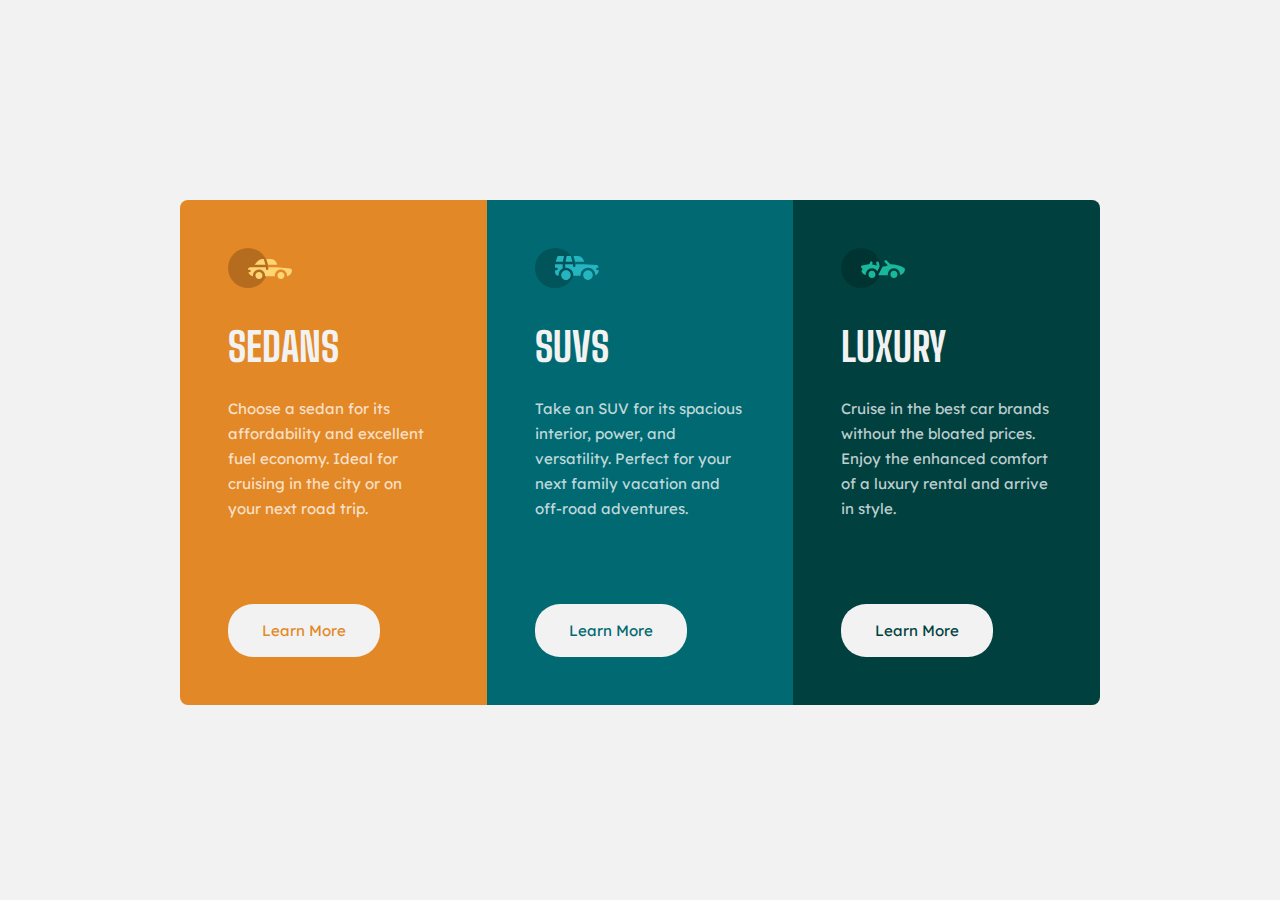
<file: 3-column-preview-card-component/index.html>
<!DOCTYPE html>
<html lang="en">

<head>
  <meta charset="UTF-8">
  <meta name="viewport" content="width=device-width, initial-scale=1.0"> <!-- displays site properly based on user's device -->

  <link rel="icon" type="image/png" sizes="32x32" href="./images/favicon-32x32.png">

  <link rel="preconnect" href="https://fonts.googleapis.com">
  <link rel="preconnect" href="https://fonts.gstatic.com" crossorigin>
  <link href="https://fonts.googleapis.com/css2?family=Big+Shoulders:opsz,wght@10..72,700&family=Lexend+Deca&display=swap" rel="stylesheet">
  <link rel="stylesheet" href="./styles/style.css">

  <title>Frontend Mentor | 3-column preview card component</title>
</head>

<body>
  <main class="grid">
    <div class="grid-item">
      <div class="image-container">
        <img src="./images/icon-sedans.svg" alt="">
      </div>
      <h2 class="title">Sedans</h2>
      <p class="text">Choose a sedan for its affordability and excellent fuel economy. Ideal for cruising in the city or on your next road trip.</p>
      <a class="btn btn-1" href="./">Learn More</a>
    </div>
    <div class="grid-item">
      <div class="image-container">
        <img src="./images/icon-suvs.svg" alt="">
      </div>
      <h2 class="title">SUVs</h2>
      <p class="text">Take an SUV for its spacious interior, power, and versatility. Perfect for your next family vacation and off-road adventures.</p>
      <a class="btn btn-2" href="./">Learn More</a>
    </div>
    <div class="grid-item">
      <div class="image-container">
        <img src="./images/icon-luxury.svg" alt="">
      </div>
      <h2 class="title">Luxury</h2>
      <p class="text">Cruise in the best car brands without the bloated prices. Enjoy the enhanced comfort of a luxury rental and arrive in style.</p>
      <a class="btn btn-3" href="./">Learn More</a>
    </div>
  </main>
</body>

</html>
</file>
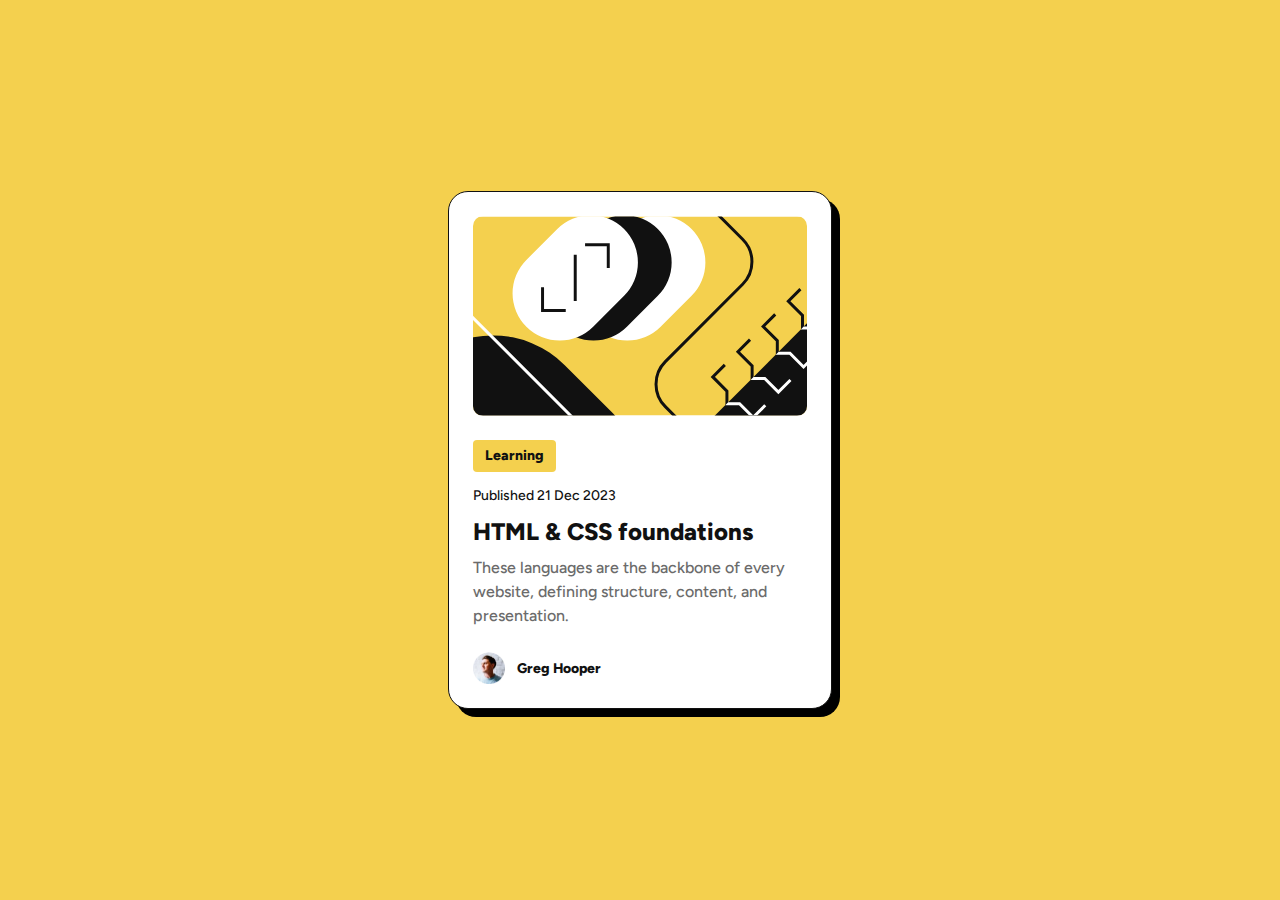
<file: blog-preview-card/index.html>
<!DOCTYPE html>
<html lang="en">

<head>
  <meta charset="UTF-8">
  <meta name="viewport" content="width=device-width, initial-scale=1.0">

  <link rel="icon" type="image/png" sizes="32x32" href="./assets/images/favicon-32x32.png">
  <link rel="stylesheet" href="./assets/styles/style.css">

  <title>Frontend Mentor | Blog preview card</title>
</head>

<body>
  <main>
    <article>
      <div class="illustration-container">
        <img class="illustration" src="./assets/images/illustration-article.svg" alt="Simple illustration using yellow, black and white colors">
      </div>
      <div class="text-description">
        <p class="tag">Learning</p>
        <p class="publication-date">Published 21 Dec 2023</p>
        <a class="course-link" href="#">HTML & CSS foundations</a>
        <p class="course-description">These languages are the backbone of every website, defining structure, content, and presentation.</p>
      </div>
      <div class="author">
        <img class="author-image" src="./assets/images/image-avatar.webp" alt="
      Photo of the course author">
        <p class="author-name">Greg Hooper</p>
      </div>
    </article>
  </main>
</body>

</html>
</file>
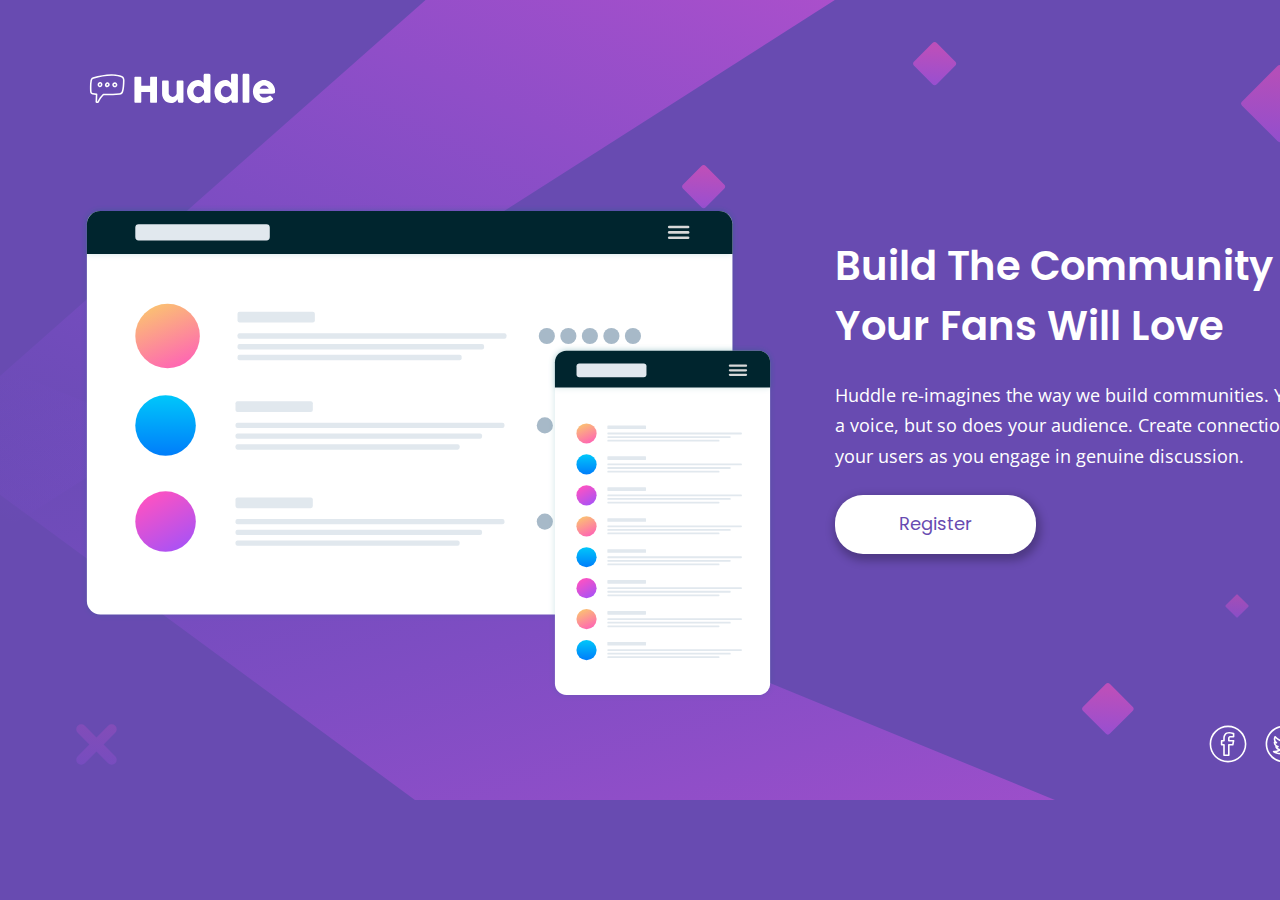
<file: huddle-landing-page-with-single-introductory-section/index.html>
<!DOCTYPE html>
<html lang="en">

<head>
  <meta charset="UTF-8">
  <meta name="viewport" content="width=device-width, initial-scale=1.0"> <!-- displays site properly based on user's device -->

  <link rel="icon" type="image/png" sizes="32x32" href="./images/favicon-32x32.png">

  <link rel="preconnect" href="https://fonts.googleapis.com">
  <link rel="preconnect" href="https://fonts.gstatic.com" crossorigin>
  <link href="https://fonts.googleapis.com/css2?family=Open+Sans:ital@0;1&family=Poppins:wght@400;600&display=swap" rel="stylesheet">

  <link rel="stylesheet" href="./styles/style.css">

  <title>Frontend Mentor | Huddle landing page with single introductory section</title>
</head>

<body>
  <header class="header container">
    <a href="./" class="logo"><img src="./images/logo.svg" alt="Huddle's logo"></a>
  </header>

  <main class="main container">
    <div class="main-image-container">
      <img src="./images/illustration-mockups.svg" alt="Mockups' illustration">
    </div>
    <div class="main-content">
      <h1 class="title">Build The Community Your Fans Will Love</h1>
      <p class="description">Huddle re-imagines the way we build communities. You have a voice, but so does your audience. Create connections with your users as you engage in genuine discussion.</p>
      <a class="btn" href="./">Register</a>
    </div>
  </main>

  <div class="social-links container">
    <a href="https://facebook.com">
      <svg xmlns="http://www.w3.org/2000/svg" x="0px" y="0px" width="40" height="40" viewBox="0,0,256,256" style="fill:#FFFFFF;">
        <g fill="#ffffff" fill-rule="nonzero" stroke="none" stroke-width="1" stroke-linecap="butt" stroke-linejoin="miter" stroke-miterlimit="10" stroke-dasharray="" stroke-dashoffset="0" font-family="none" font-weight="none" font-size="none" text-anchor="none" style="mix-blend-mode: normal">
          <g transform="scale(5.12,5.12)">
            <path d="M25,2c-12.6907,0 -23,10.3093 -23,23c0,12.69071 10.3093,23 23,23c12.69071,0 23,-10.30929 23,-23c0,-12.6907 -10.30929,-23 -23,-23zM25,4c11.60982,0 21,9.39018 21,21c0,11.60982 -9.39018,21 -21,21c-11.60982,0 -21,-9.39018 -21,-21c0,-11.60982 9.39018,-21 21,-21zM26.58008,10c-2.65186,0 -4.663,0.86722 -5.90234,2.40039c-1.23934,1.53317 -1.67773,3.58065 -1.67773,5.82617v1.77344h-2c-0.55226,0.00006 -0.99994,0.44774 -1,1v5c0.00006,0.55226 0.44774,0.99994 1,1h2v12c0.00006,0.55226 0.44774,0.99994 1,1h6c0.55226,-0.00006 0.99994,-0.44774 1,-1v-12h4c0.47687,-0.00017 0.88729,-0.33701 0.98047,-0.80469l1,-5c0.05844,-0.29363 -0.01774,-0.598 -0.20762,-0.82948c-0.18987,-0.23148 -0.47346,-0.36572 -0.77285,-0.36584h-5v-2.19336c0,-0.48502 0.03137,-0.48103 0.17188,-0.57227c0.14051,-0.09124 0.64832,-0.23437 1.53906,-0.23437h3.28906c0.55226,-0.00006 0.99994,-0.44774 1,-1v-4c-0.00023,-0.42258 -0.26605,-0.79942 -0.66406,-0.94141c0,0 -2.8796,-1.05859 -5.75586,-1.05859zM26.58008,12c1.89242,0 3.64742,0.51045 4.41992,0.75195v2.24805h-2.28906c-1.04726,0 -1.89696,0.08458 -2.62695,0.55859c-0.72999,0.47401 -1.08398,1.38207 -1.08398,2.24805v3.19336c0.00006,0.55226 0.44774,0.99994 1,1h4.7793l-0.59961,3h-4.17969c-0.55226,0.00006 -0.99994,0.44774 -1,1v12h-4v-12c-0.00006,-0.55226 -0.44774,-0.99994 -1,-1h-2v-3h2c0.55226,-0.00006 0.99994,-0.44774 1,-1v-2.77344c0,-1.97948 0.40501,-3.54478 1.23242,-4.56836c0.82741,-1.02358 2.10451,-1.6582 4.34766,-1.6582z"></path>
          </g>
        </g>
      </svg>
    </a>
    <a href="https://x.com">
      <svg xmlns="http://www.w3.org/2000/svg" x="0px" y="0px" width="40" height="40" viewBox="0,0,256,256" style="fill:#FFFFFF;">
        <g fill="#ffffff" fill-rule="nonzero" stroke="none" stroke-width="1" stroke-linecap="butt" stroke-linejoin="miter" stroke-miterlimit="10" stroke-dasharray="" stroke-dashoffset="0" font-family="none" font-weight="none" font-size="none" text-anchor="none" style="mix-blend-mode: normal">
          <g transform="scale(5.12,5.12)">
            <path d="M25,2c-12.6907,0 -23,10.3093 -23,23c0,12.69071 10.3093,23 23,23c12.69071,0 23,-10.30929 23,-23c0,-12.6907 -10.30929,-23 -23,-23zM25,4c11.60982,0 21,9.39018 21,21c0,11.60982 -9.39018,21 -21,21c-11.60982,0 -21,-9.39018 -21,-21c0,-11.60982 9.39018,-21 21,-21zM30.69336,14.05859c-3.60031,0 -6.54102,2.93958 -6.54102,6.53906c0,0.0253 0.00751,0.04896 0.00781,0.07422c-3.81409,-0.50757 -7.18808,-2.39053 -9.50586,-5.23242c-0.20741,-0.254 -0.52616,-0.39018 -0.85308,-0.36447c-0.32692,0.02572 -0.62045,0.21007 -0.7856,0.49337c-0.56289,0.96765 -0.88477,2.09541 -0.88477,3.28906c0,1.06217 0.2959,2.0489 0.74805,2.93945c-0.46159,0.09772 -0.79209,0.50475 -0.79297,0.97656v0.07031c0,1.93403 0.90503,3.60904 2.24609,4.80859c-0.27505,0.26429 -0.37581,0.66202 -0.25976,1.02539c0.55844,1.73693 1.86014,3.09674 3.49023,3.86328c-1.30409,0.60998 -2.70141,1.04688 -4.24219,1.04688c-0.4108,0 -0.81012,-0.02335 -1.20117,-0.07031c-0.46347,-0.05613 -0.90412,0.21586 -1.06168,0.65533c-0.15755,0.43947 0.00991,0.92948 0.40347,1.18061c2.60447,1.6711 5.70586,2.64648 9.0293,2.64648c5.37065,0 9.61567,-2.25613 12.45313,-5.47461c2.83745,-3.21848 4.31055,-7.37231 4.31055,-11.28516c0,-0.11751 -0.00541,-0.22994 -0.00781,-0.3457c0.97384,-0.78179 1.88973,-1.64409 2.58398,-2.68359c0.23504,-0.35175 0.22334,-0.81333 -0.02923,-1.15271c-0.25256,-0.33938 -0.69135,-0.48314 -1.09577,-0.35901c0.16163,-0.31458 0.39041,-0.58769 0.5,-0.92969c0.12647,-0.39526 -0.0043,-0.82756 -0.32866,-1.08644c-0.32436,-0.25888 -0.7749,-0.29054 -1.13228,-0.07957c-0.87459,0.51821 -1.8573,0.85987 -2.875,1.09766c-1.14337,-0.97415 -2.56385,-1.64258 -4.17578,-1.64258zM30.69336,16.05859c1.31219,0 2.48496,0.54839 3.3125,1.43164c0.23529,0.25178 0.58362,0.3647 0.92188,0.29883c0.15192,-0.02988 0.27395,-0.12662 0.42383,-0.16211c-0.0186,0.01151 -0.03005,0.03172 -0.04883,0.04297c-0.38766,0.23275 -0.57093,0.69665 -0.44701,1.13151c0.12392,0.43485 0.52419,0.73247 0.97631,0.72591c-0.06869,0.05238 -0.1097,0.13498 -0.17969,0.18555c-0.27276,0.19678 -0.42834,0.51748 -0.41406,0.85352c0.0095,0.22425 0.01563,0.44943 0.01563,0.67383c0,3.40515 -1.31425,7.13137 -3.81055,9.96289c-2.4963,2.83152 -6.13477,4.79688 -10.95312,4.79688c-1.65319,0 -3.20853,-0.33031 -4.68945,-0.83203c1.84226,-0.39035 3.58646,-1.04277 5.01563,-2.16406c0.33139,-0.26134 0.46306,-0.70258 0.32907,-1.10279c-0.13399,-0.40021 -0.50478,-0.67323 -0.92673,-0.68236c-1.41565,-0.02571 -2.50594,-0.82641 -3.32031,-1.85937c0.29918,-0.03871 0.60861,-0.0401 0.89453,-0.11914c0.44721,-0.12249 0.75157,-0.5363 0.73529,-0.9997c-0.01628,-0.46339 -0.34895,-0.85482 -0.80365,-0.94562c-1.65141,-0.33328 -2.93961,-1.57189 -3.41211,-3.17383c0.4253,0.10235 0.79795,0.33128 1.25,0.3457c0.44561,0.01365 0.84644,-0.2693 0.98279,-0.69376c0.13635,-0.42445 -0.02471,-0.8879 -0.3949,-1.13632c-1.21974,-0.81562 -2.01953,-2.19701 -2.01953,-3.7793c0,-0.327 0.17547,-0.5869 0.24024,-0.89258c2.8405,2.81186 6.62074,4.67806 10.87695,4.89258c0.31404,0.01574 0.6172,-0.11713 0.81846,-0.35872c0.20126,-0.24159 0.27718,-0.56376 0.20497,-0.8698c-0.07783,-0.32915 -0.11914,-0.67252 -0.11914,-1.03125c0,-2.51852 2.02132,-4.53906 4.54102,-4.53906z"></path>
          </g>
        </g>
      </svg>
    </a>
    <a href="https://instagram.com">
      <svg xmlns="http://www.w3.org/2000/svg" x="0px" y="0px" width="40" height="40" viewBox="0 0 50 50" style="fill:#FFFFFF;">
        <path d="M 16 3 C 8.8324839 3 3 8.8324839 3 16 L 3 34 C 3 41.167516 8.8324839 47 16 47 L 34 47 C 41.167516 47 47 41.167516 47 34 L 47 16 C 47 8.8324839 41.167516 3 34 3 L 16 3 z M 16 5 L 34 5 C 40.086484 5 45 9.9135161 45 16 L 45 34 C 45 40.086484 40.086484 45 34 45 L 16 45 C 9.9135161 45 5 40.086484 5 34 L 5 16 C 5 9.9135161 9.9135161 5 16 5 z M 37 11 A 2 2 0 0 0 35 13 A 2 2 0 0 0 37 15 A 2 2 0 0 0 39 13 A 2 2 0 0 0 37 11 z M 25 14 C 18.936712 14 14 18.936712 14 25 C 14 31.063288 18.936712 36 25 36 C 31.063288 36 36 31.063288 36 25 C 36 18.936712 31.063288 14 25 14 z M 25 16 C 29.982407 16 34 20.017593 34 25 C 34 29.982407 29.982407 34 25 34 C 20.017593 34 16 29.982407 16 25 C 16 20.017593 20.017593 16 25 16 z"></path>
      </svg>
    </a>
  </div>
</body>

</html>
</file>
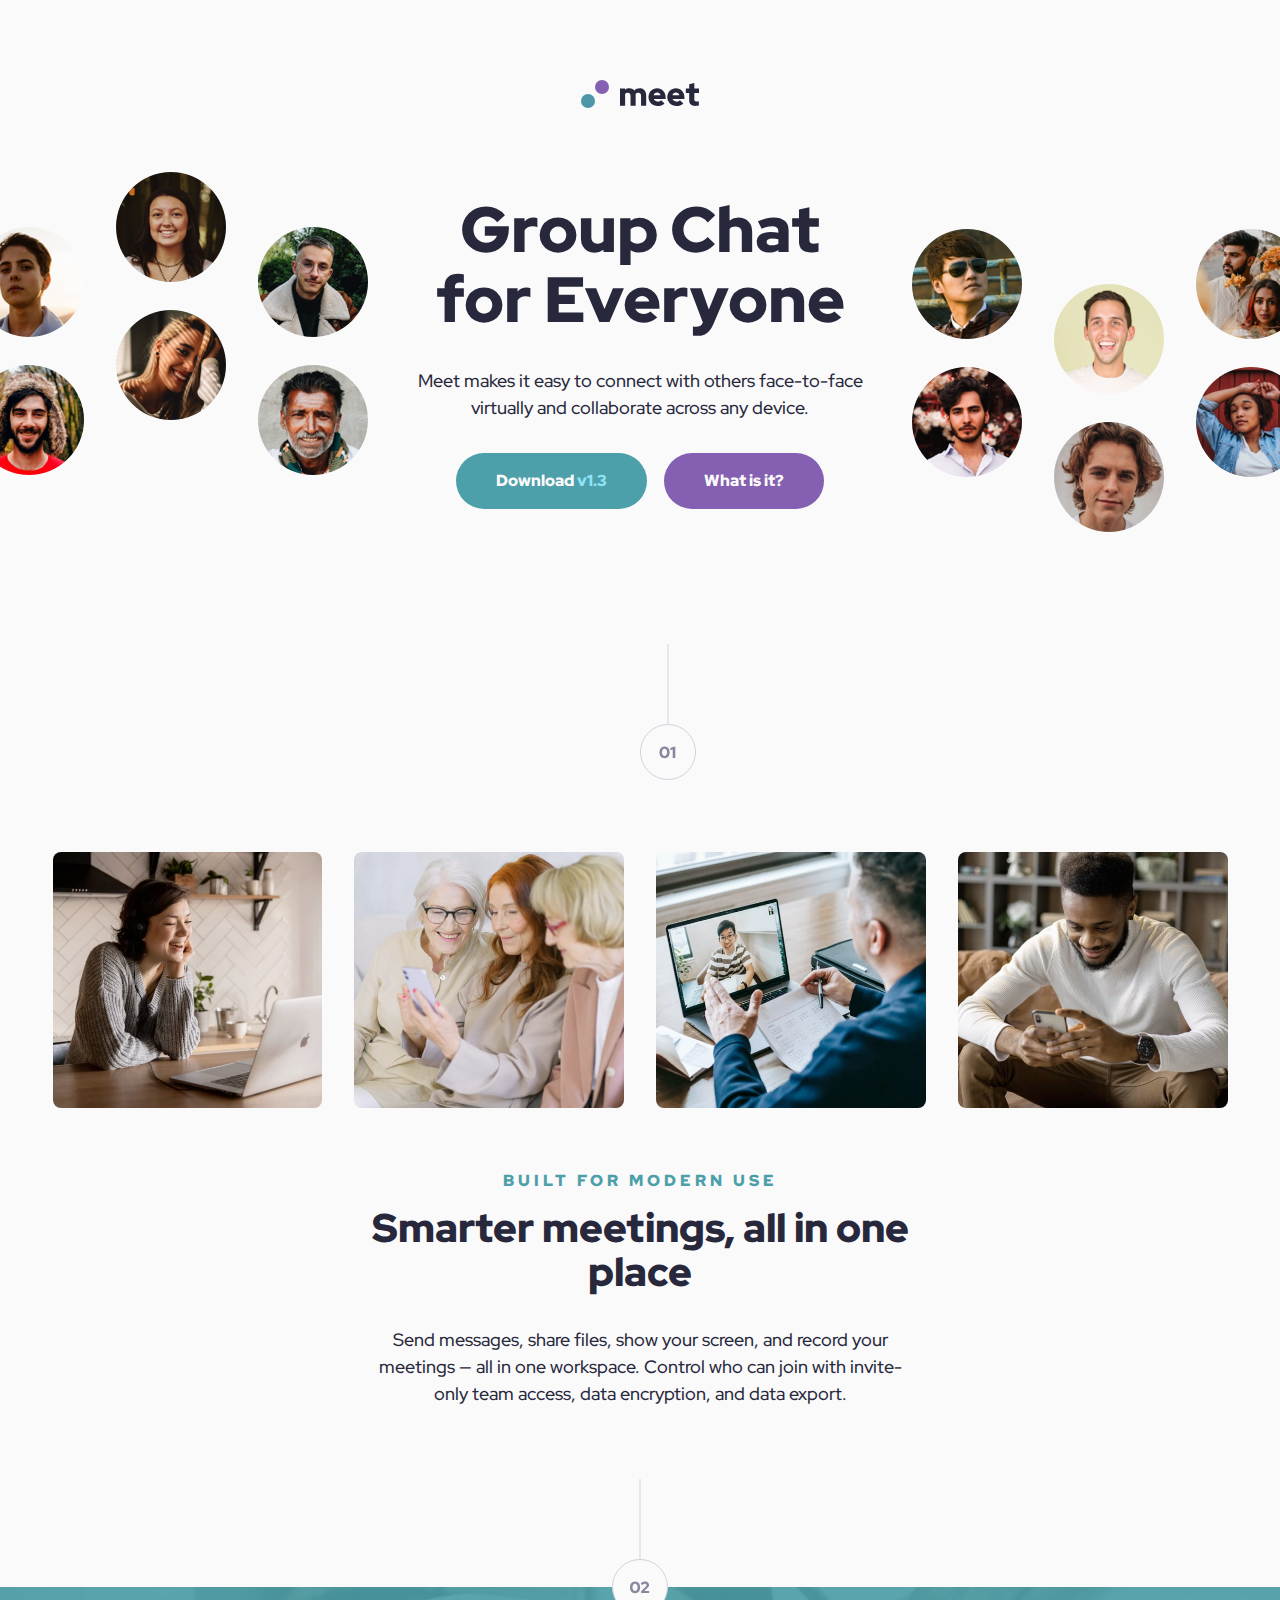
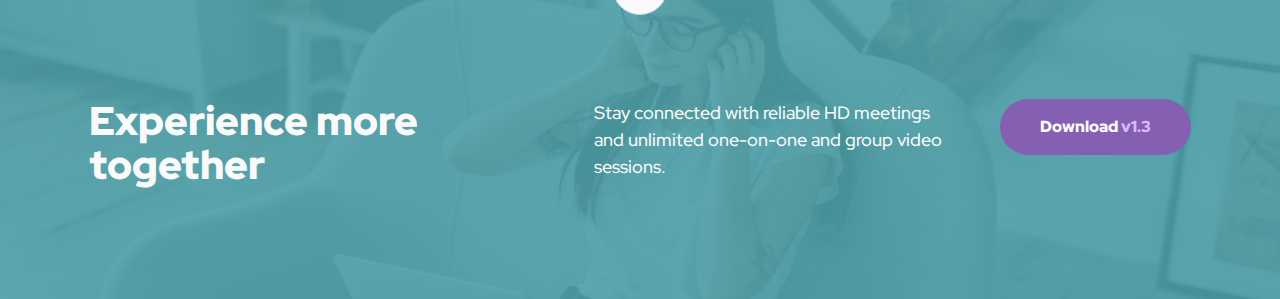
<file: meet-landing-page/index.html>
<!DOCTYPE html>
<html lang="en">

<head>
  <meta charset="UTF-8">
  <meta name="viewport" content="width=device-width, initial-scale=1.0">

  <link rel="icon" type="image/png" sizes="32x32" href="./assets/favicon-32x32.png">
  <link rel="stylesheet" href="./css/style.css">

  <link rel="preconnect" href="https://fonts.googleapis.com">
  <link rel="preconnect" href="https://fonts.gstatic.com" crossorigin>
  <link href="https://fonts.googleapis.com/css2?family=Red+Hat+Display:ital,wght@0,300..900;1,300..900&display=swap" rel="stylesheet">

  <title>Frontend Mentor | Meet landing page</title>
</head>

<body>
  <header class="header">
    <img src="./assets/logo.svg" alt="Meet logo">
  </header>

  <section class="hero-bg">
    <div class="hero">
      <h1 class="hero-title text-preset-1">Group Chat for Everyone</h1>
      <p class="text-preset-4">Meet makes it easy to connect with others face-to-face virtually and collaborate across any device.</p>

      <div class="hero-buttons">
        <a class="text-preset-5 button button-blue" href="#">Download <span class="cyan-300">v1.3</span></a>
        <a class="text-preset-5 button button-purple" href="#">What is it?</a>
      </div>
    </div>
  </section>

  <main class="main">
    <div class="main-image-content">
      <img src="./assets/desktop/image-woman-in-videocall.jpg" alt="Woman in videocall">
      <img src="./assets/desktop/image-women-videochatting.jpg" alt="Women videochatting">
      <img src="./assets/desktop/image-men-in-meeting.jpg" alt="Men in meeting">
      <img src="./assets/desktop/image-man-texting.jpg" alt="Man in texting">
    </div>
    <div class="main-text-content">
      <span class="text-preset-3 cyan-600">Built for modern use</span>
      <h2 class="text-preset-2 slate-900">Smarter meetings, all in one place</h2>
      <p class="text-preset-4 slate-600"> Send messages, share files, show your screen, and record your meetings — all in one
        workspace. Control who can join with invite-only team access, data encryption, and data export.</p>
    </div>
  </main>

  <footer class="footer-bg">
    <div class="footer">
      <h2 class="footer-title text-preset-2-w">Experience more together</h2>
      <p class="footer-text text-preset-4-w">
        Stay connected with reliable HD meetings and unlimited one-on-one and group video sessions.</p>
      <a class="text-preset-5 button button-purple" href="">Download <span class="purple-300">v1.3</span></a>
    </div>
  </footer>
</body>

</html>
</file>
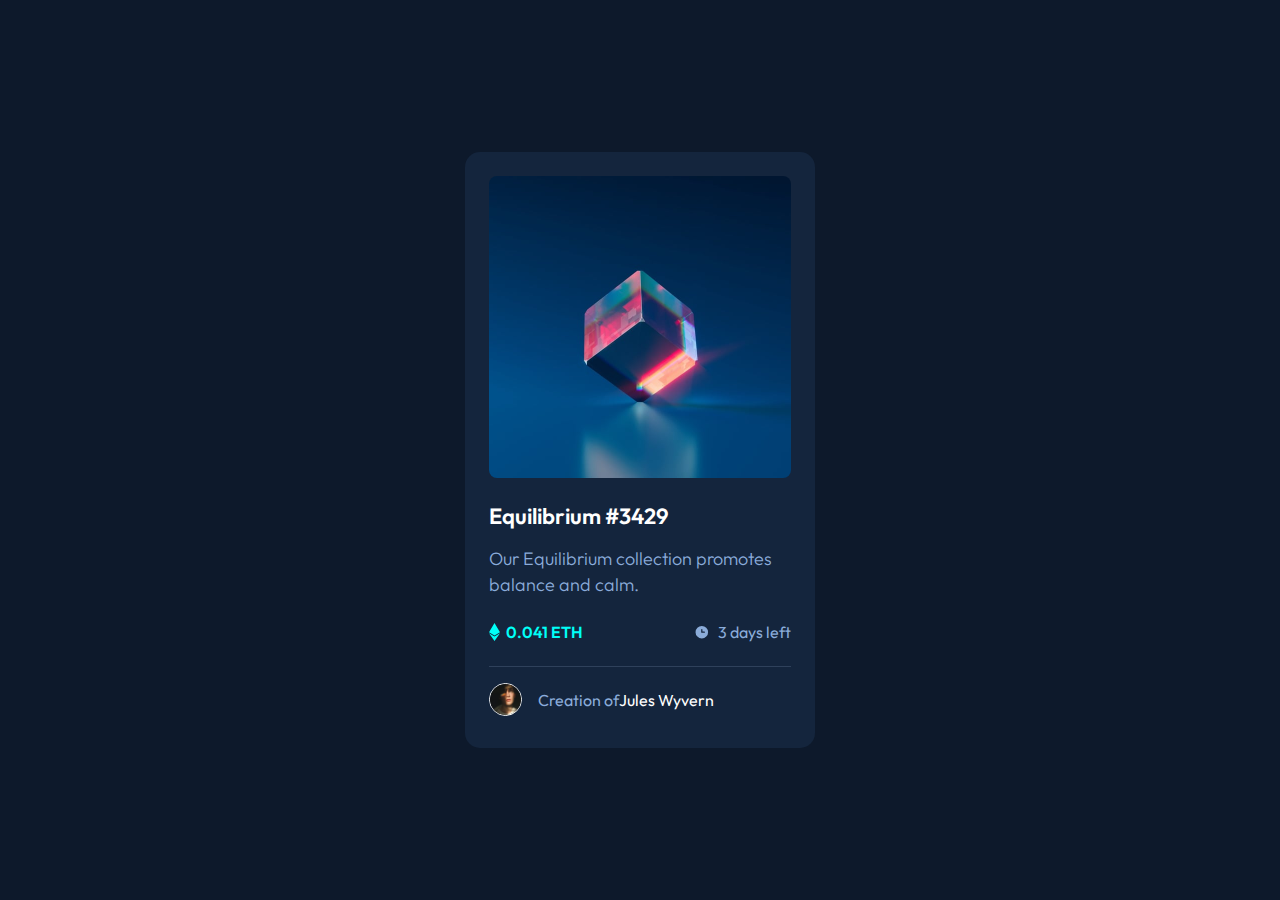
<file: nft-preview-card-component/index.html>
<!DOCTYPE html>
<html lang="en">

<head>
  <meta charset="UTF-8">
  <meta name="viewport" content="width=device-width, initial-scale=1.0">

  <!-- Font from Google Fonts -->
  <link rel="preconnect" href="https://fonts.googleapis.com">
  <link rel="preconnect" href="https://fonts.gstatic.com" crossorigin>
  <link href="https://fonts.googleapis.com/css2?family=Outfit:wght@100..900&display=swap" rel="stylesheet">

  <link rel="icon" type="image/png" sizes="32x32" href="./images/favicon-32x32.png">
  <link rel="stylesheet" href="./styles/style.css">

  <title>Frontend Mentor | NFT preview card component</title>
</head>

<body>
  <main>
    <div class="cube-img-container">
      <img class="cube-img" src="./images/image-equilibrium.jpg" alt="An illustrated and a cube in  balance">
      <a class="occult-content" href="#">
        <img src="./images/icon-view.svg" alt="Eye icon">
      </a>
    </div>
    <h1 class="card-title"><a href="#">Equilibrium #3429</a></h1>

    <p class="card-description">Our Equilibrium collection promotes balance and calm.</p>

    <div class="data-container">
      <div class="ethereum-container">
        <div class="ethereum-icon-container">
          <img class="ethereum-icon" src="./images/icon-ethereum.svg" alt="Ethereum's icon">
        </div>
        <p class="ethereum-value">0.041 ETH</p>
      </div>
      <div class="days-left-container">
        <div class="clock-icon-container">
          <img class="clock-icon" src="./images/icon-clock.svg" alt="Clock's icon">
        </div>
        <p class="days-left-value">3 days left</p>
      </div>
    </div>

    <div class="creator-container">
      <div class="creator-img-container">
        <img class="creator-img" src="./images/image-avatar.png" alt="a photo of the creator, Juler Wyvern">
      </div>
      <p class="creator-assignment">Creation of<a href="#">Jules Wyvern</a></p>
    </div>
  </main>
</body>

</html>
</file>
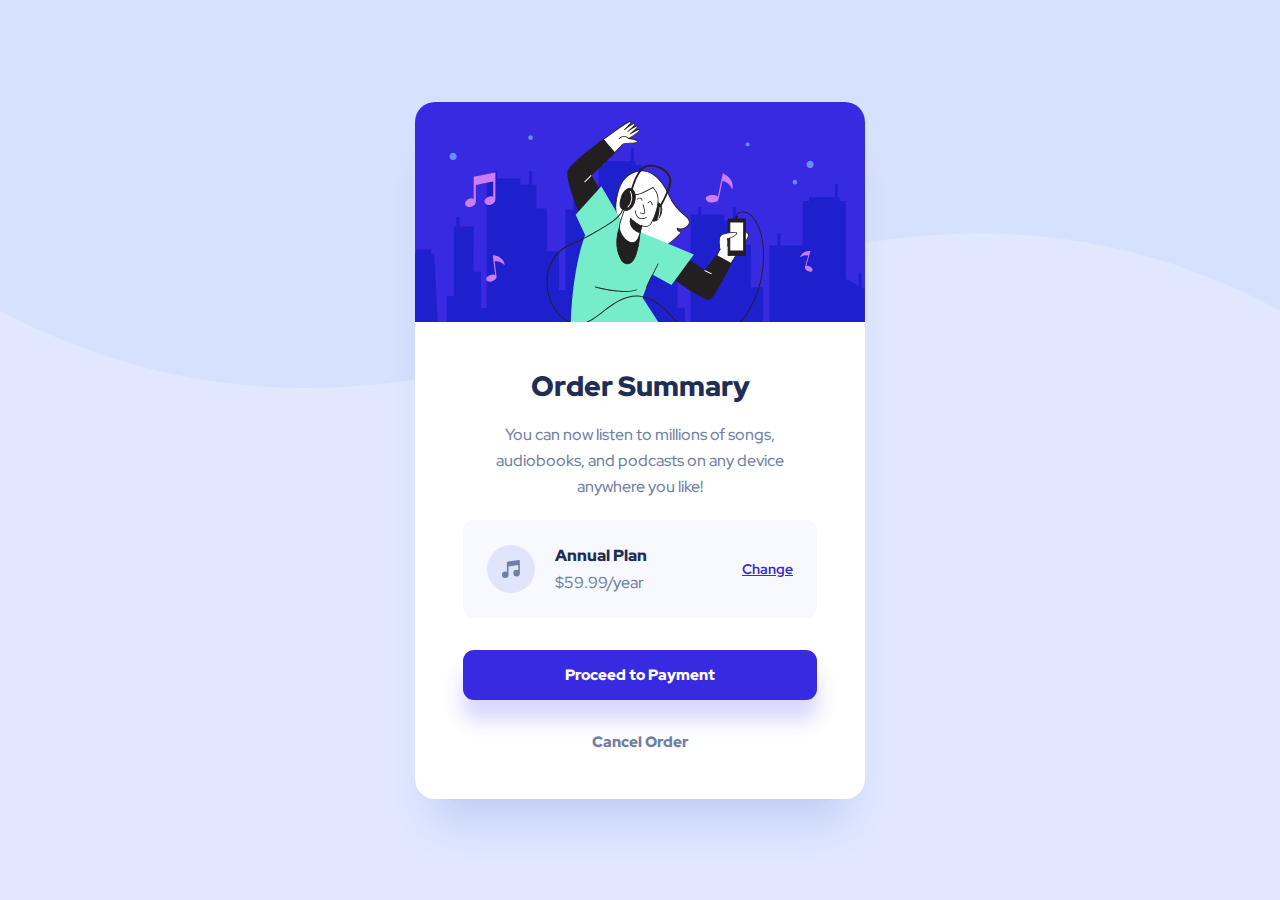
<file: order-summary-component/index.html>
<!DOCTYPE html>
<html lang="en">

<head>
  <meta charset="UTF-8">
  <meta name="viewport" content="width=device-width, initial-scale=1.0"> <!-- displays site properly based on user's device -->

  <link rel="icon" type="image/png" sizes="32x32" href="./images/favicon-32x32.png">
  <link rel="stylesheet" href="./styles/style.css">

  <link rel="preconnect" href="https://fonts.googleapis.com">
  <link rel="preconnect" href="https://fonts.gstatic.com" crossorigin>
  <link href="https://fonts.googleapis.com/css2?family=Red+Hat+Display:ital,wght@0,300..900;1,300..900&display=swap" rel="stylesheet">

  <title>Frontend Mentor | Order summary card</title>

</head>

<body>
  <main class="container">
    <div class="img-container">
      <img src="./images/illustration-hero.svg" alt="A girl listening to music and dancing happily.">
    </div>

    <div class="plan-container">
      <h1 class="plan-container-title">Order Summary</h1>

      <p class="plan-container-description">You can now listen to millions of songs, audiobooks, and podcasts on any device anywhere you like!</p>

      <div class="choosen-plan">
        <div class="choosen-plan-info">
          <div>
            <h2>Annual Plan</h2>
            <p>$59.99/year</p>
          </div>
        </div>
        <a class="change-plan-link" href="#">Change</a>
      </div>

      <button class="confirm-btn">Proceed to Payment</button>
      <a class="cancel-order-link" href="#">Cancel Order</a>

    </div>
  </main>
</body>

</html>
</file>
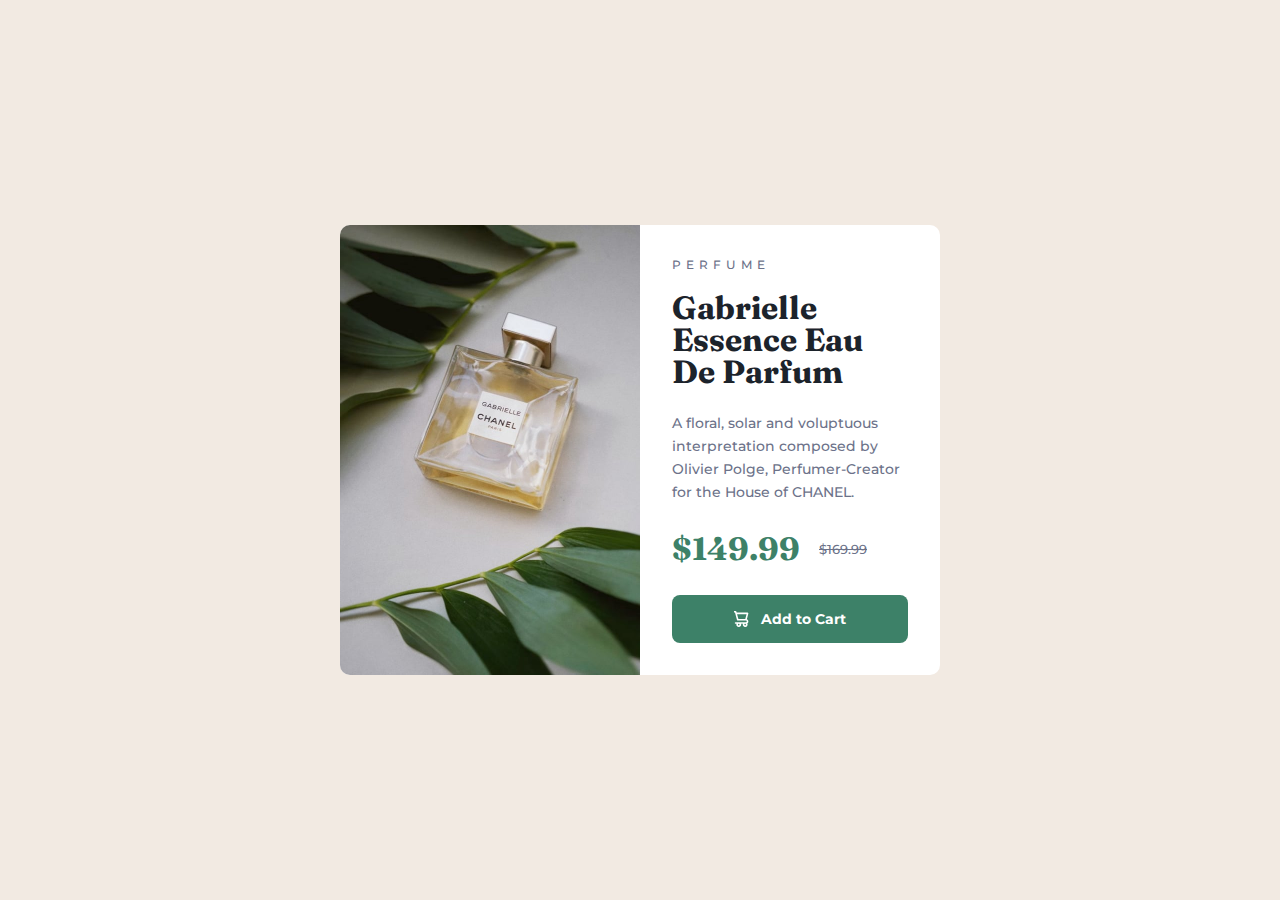
<file: product-preview-card-component/index.html>
<!DOCTYPE html>
<html lang="en">

<head>
  <meta charset="UTF-8">
  <meta name="viewport" content="width=device-width, initial-scale=1.0"> <!-- displays site properly based on user's device -->

  <link rel="preconnect" href="https://fonts.googleapis.com">
  <link rel="preconnect" href="https://fonts.gstatic.com" crossorigin>
  <link href="https://fonts.googleapis.com/css2?family=Fraunces:ital,opsz,wght@0,9..144,100..900;1,9..144,100..900&family=Montserrat:ital,wght@0,100..900;1,100..900&display=swap" rel="stylesheet">

  <link rel="stylesheet" href="./styles/style.css">

  <link rel="icon" type="image/png" sizes="32x32" href="./images/favicon-32x32.png">

  <title>Frontend Mentor | Product preview card component</title>
</head>

<body>
  <main class="container">
    <div class="img-parfum-container">
      <img class="img-parfum" src="./images/image-product-desktop.jpg" alt="A product photo of Gabrielle Essence Eau De Parfum">
    </div>
    <div class="card-info">
      <span class="overline">Perfume</span>

      <h1 class="product-name">Gabrielle Essence Eau De Parfum</h1>

      <p class="product-description">A floral, solar and voluptuous interpretation composed by Olivier Polge, Perfumer-Creator for the House of CHANEL.</p>

      <div class="price-container">
        <span class="actual-price">$149.99</span>
        <span class="previous-price">$169.99</span>
      </div>

      <button class="add-cart-btn">
        <img class="cart-icon" src="./images/icon-cart.svg" alt="shopping cart icon">
        <span>Add to Cart</span>
      </button>
    </div>
  </main>
</body>

</html>
</file>
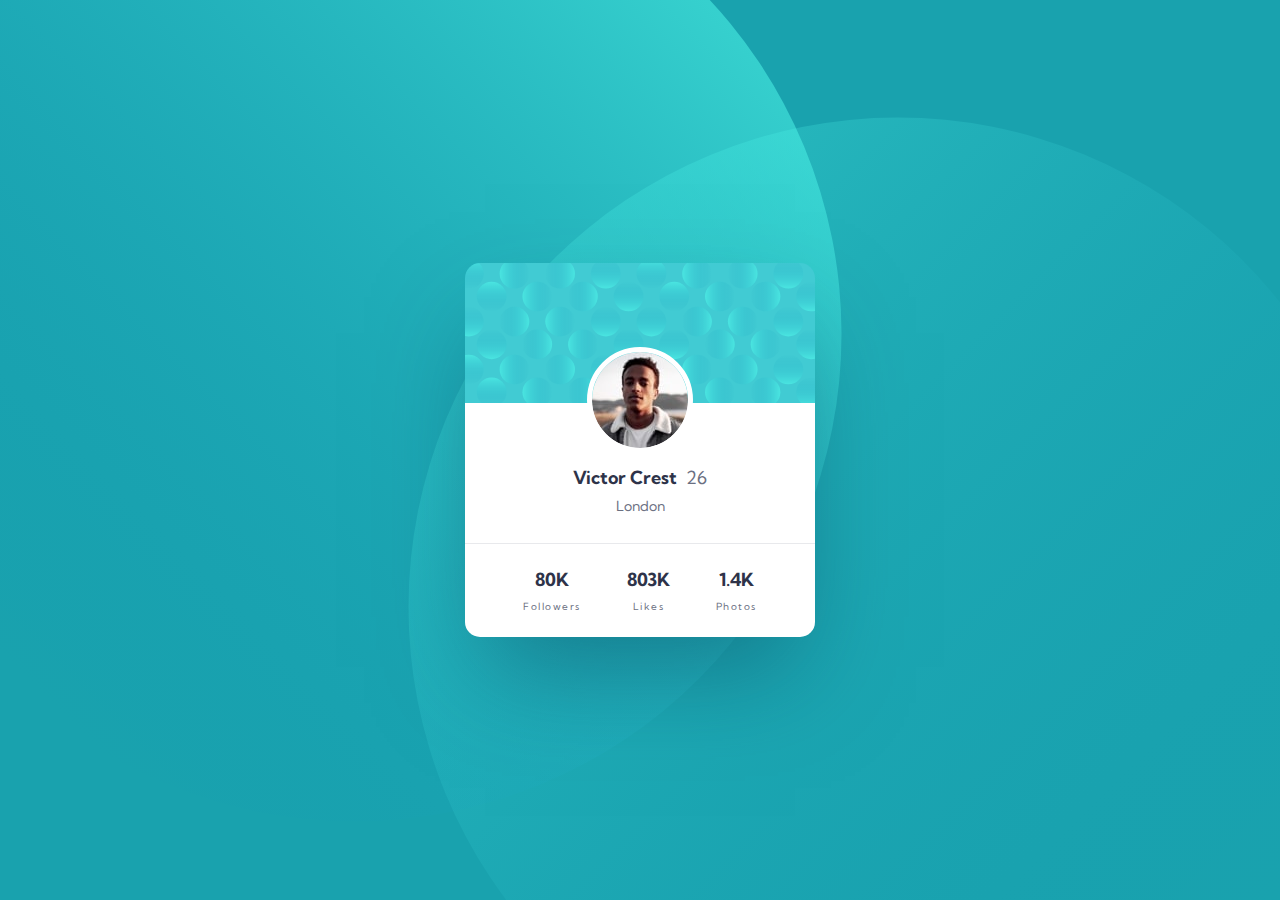
<file: profile-card-component/index.html>
<!DOCTYPE html>
<html lang="en">

<head>
  <meta charset="UTF-8">
  <meta name="viewport" content="width=device-width, initial-scale=1.0"> <!-- displays site properly based on user's device -->

  <link rel="icon" type="image/png" sizes="32x32" href="./images/favicon-32x32.png">
  <link rel="stylesheet" href="./styles/style.css">

  <link rel="preconnect" href="https://fonts.googleapis.com">
  <link rel="preconnect" href="https://fonts.gstatic.com" crossorigin>
  <link href="https://fonts.googleapis.com/css2?family=Kumbh+Sans:wght@100..900&display=swap" rel="stylesheet">

  <title>Frontend Mentor | Profile card component</title>
</head>

<body>
  <main class="container">
    <article class="card">
      <div class="img-container">
        <img src="./images/image-victor.jpg" alt="Victor Crest user photo.">
      </div>

      <div class="user-info">
        <h1>Victor Crest</h1>
        <p>26</p>
      </div>
      <p class="user-city">London</p>

      <div class="user-stats">
        <div class="user-stat">
          <h2>80K</h2>
          <p>Followers</p>
        </div>
        <div class="user-stat">
          <h2>803K</h2>
          <p>Likes</p>
        </div>
        <div class="user-stat">
          <h2>1.4K</h2>
          <p>Photos</p>
        </div>
      </div>
    </article>
  </main>
</body>

</html>
</file>
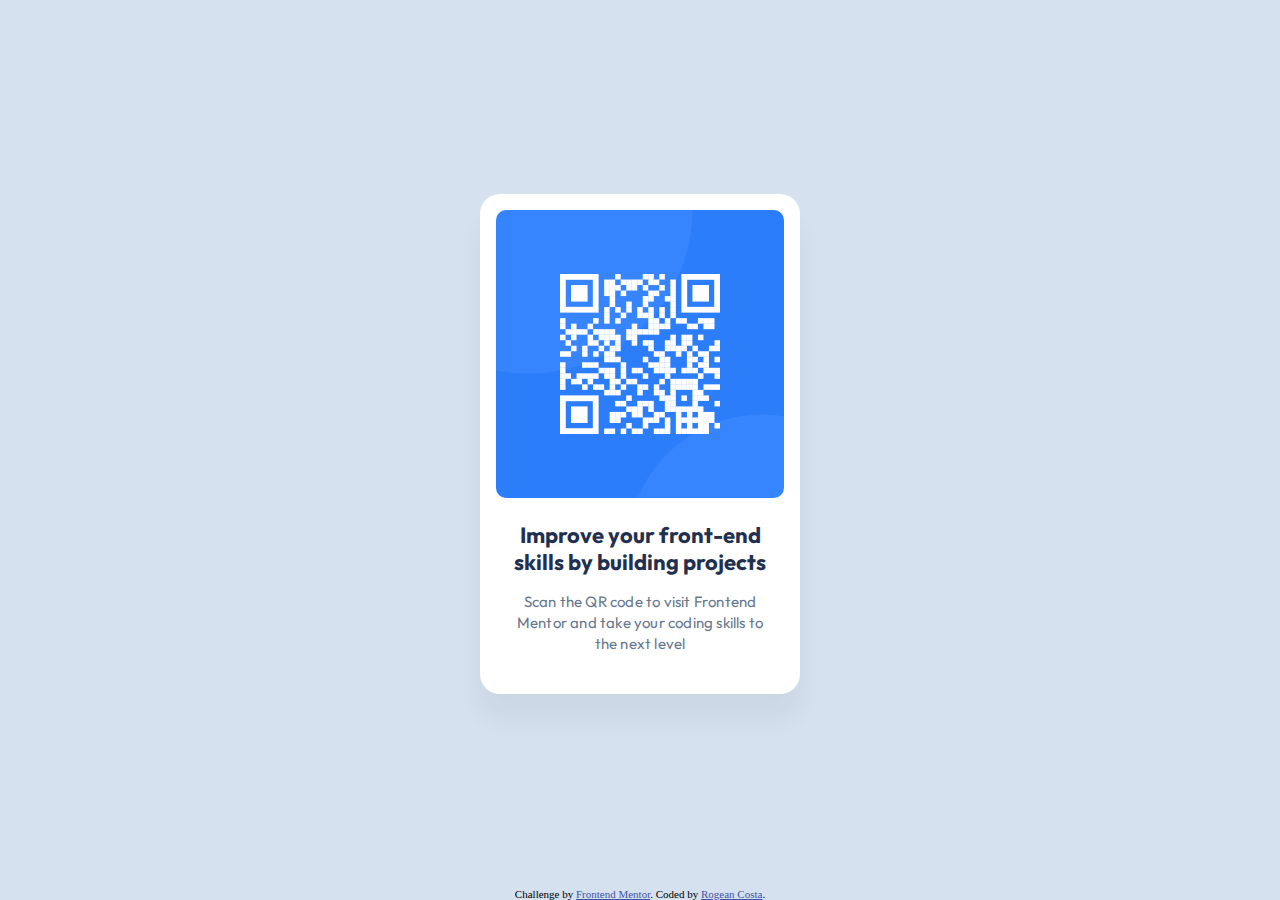
<file: qr-code-component-main/index.html>
<!DOCTYPE html>
<html lang="en">

<head>
  <meta charset="UTF-8">
  <meta name="viewport" content="width=device-width, initial-scale=1.0">

  <!-- Outfit - Google Fonts -->
  <link rel="preconnect" href="https://fonts.googleapis.com">
  <link rel="preconnect" href="https://fonts.gstatic.com" crossorigin>
  <link href="https://fonts.googleapis.com/css2?family=Outfit:wght@100..900&display=swap" rel="stylesheet">

  <link rel="icon" type="image/png" sizes="32x32" href="./images/favicon-32x32.png">
  <link rel="stylesheet" href="./style.css">

  <title>Frontend Mentor | QR code component</title>
</head>

<body>

  <article>
    <img src="./images/image-qr-code.png" alt="A QR-Code image with link of Frontend Mentor's website.">
    <div class="text">
      <h1 class="card-title">Improve your front-end skills by building projects</h1>
      <p class="card-description">Scan the QR code to visit Frontend Mentor and take your coding skills to the next level</p>
    </div>
  </article>

  <footer class="attribution">
    Challenge by <a href="https://www.frontendmentor.io?ref=challenge" target="_blank">Frontend Mentor</a>.
    Coded by <a href="https://github.com/RogeanCosta" target="_blank">Rogean Costa</a>.
  </footer>
</body>

</html>
</file>
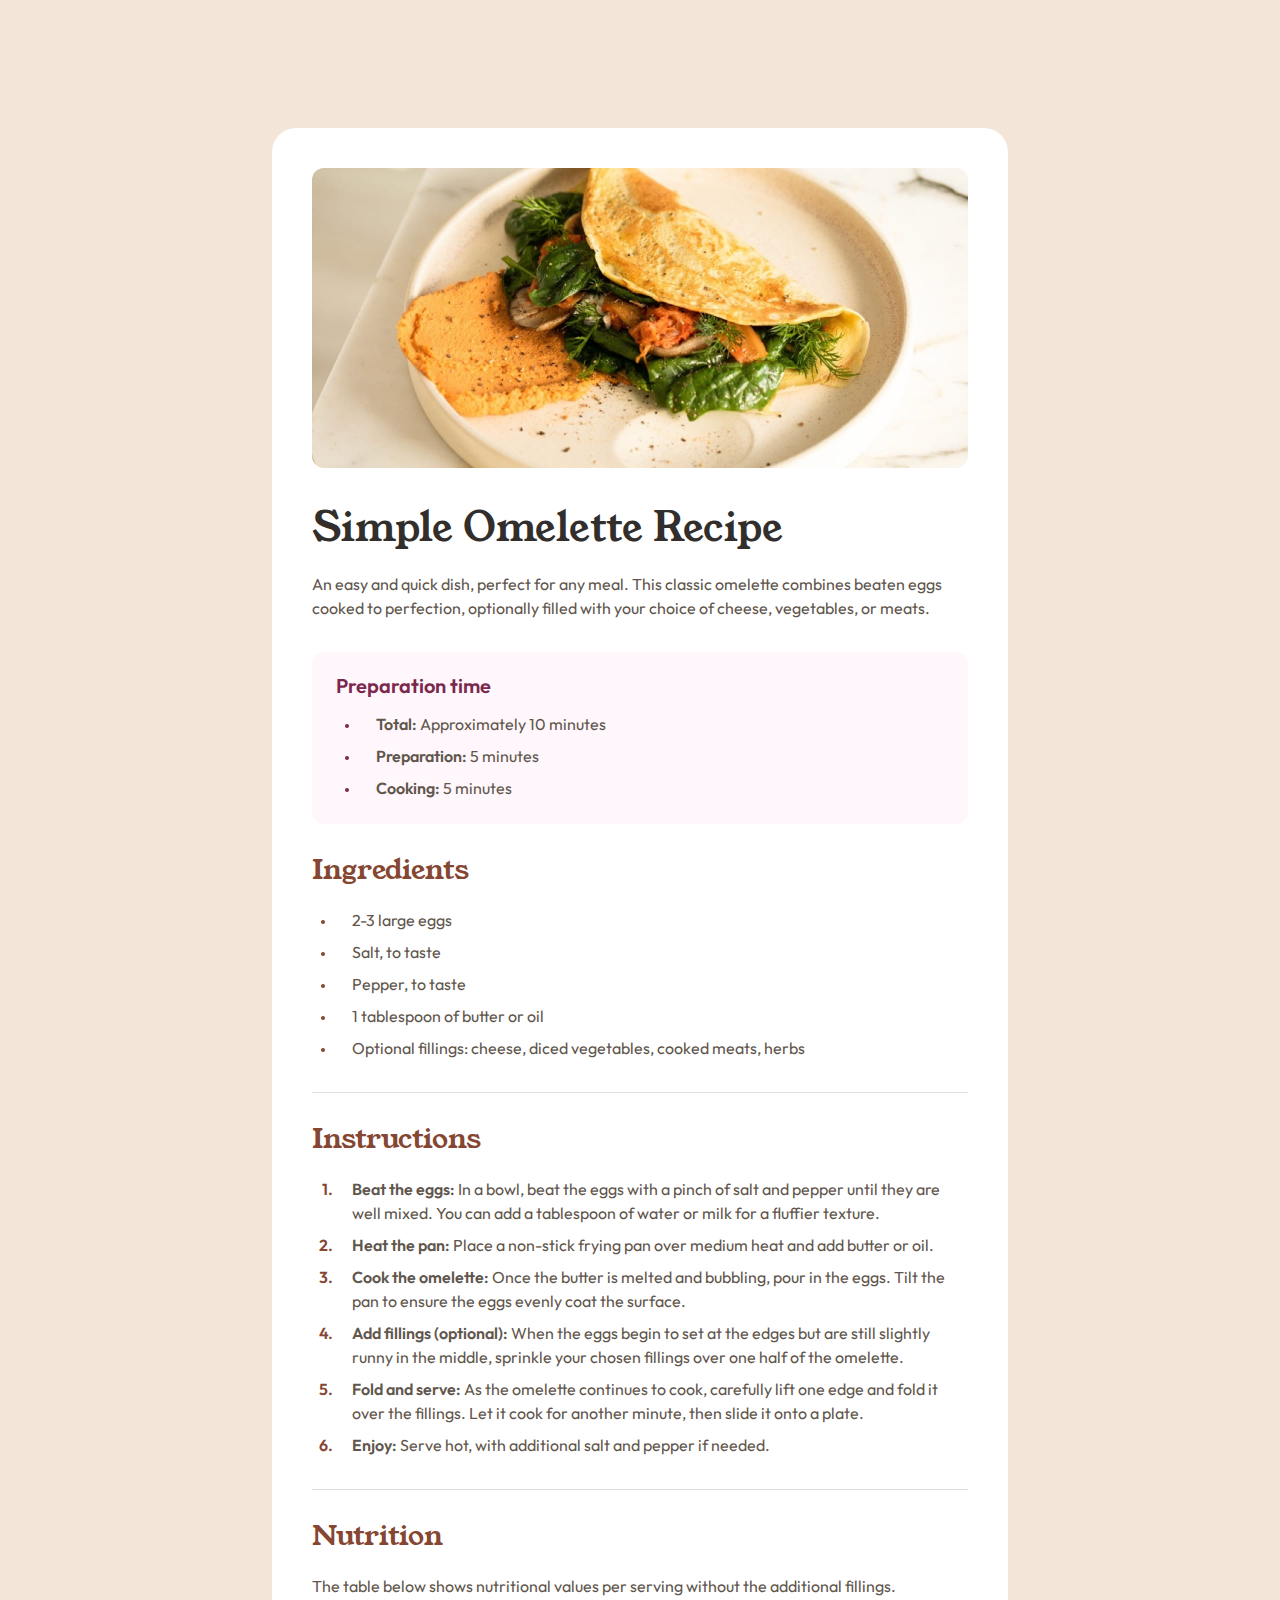
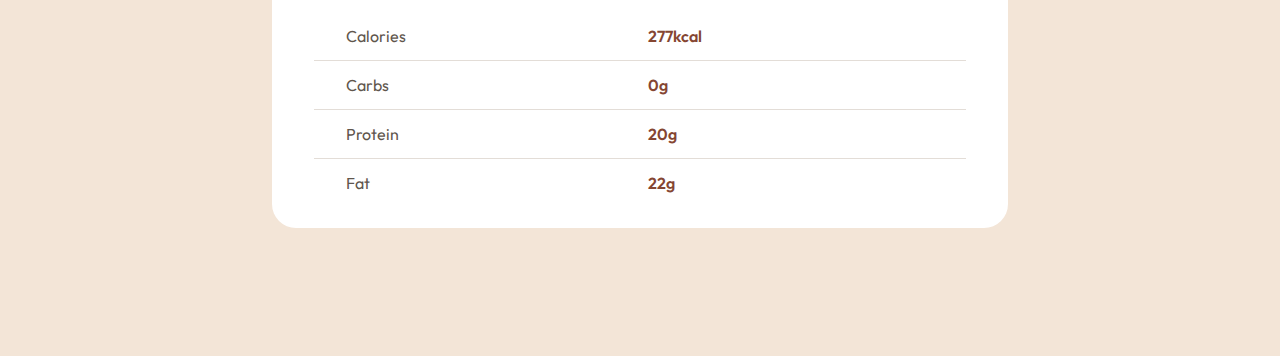
<file: recipe-page/index.html>
<!DOCTYPE html>
<html lang="en">

<head>
  <meta charset="UTF-8">
  <meta name="viewport" content="width=device-width, initial-scale=1.0"> <!-- displays site properly based on user's device -->

  <link rel="icon" type="image/png" sizes="32x32" href="./assets/images/favicon-32x32.png">
  <link rel="stylesheet" href="./assets/styles/style.css">

  <title>Frontend Mentor | Recipe page</title>
</head>

<body>
  <main>
    <picture class="img-container">
      <source media="(max-width: 800px)" srcset="./assets/images/image-omelette-tablet.jpg">
      <img class="img" src="./assets/images/image-omelette.jpeg" alt="A plate with omelet">
    </picture>

    <div class="content-container">
      <header class="header-main">
        <h1 class="text-p1 stone-900">Simple Omelette Recipe</h1>

        <p class="text-p4 stone-600">An easy and quick dish, perfect for any meal. This classic omelette combines beaten eggs cooked to perfection, optionally filled with your choice of cheese, vegetables, or meats.</p>
      </header>

      <div class="preparation">
        <h2 class="text-p3 rose-800">Preparation time</h2>

        <ul class="text-p4 stone-600">
          <li><strong>Total:</strong> Approximately 10 minutes</li>
          <li><strong>Preparation:</strong> 5 minutes</li>
          <li><strong>Cooking:</strong> 5 minutes</li>
        </ul>
      </div>

      <div class="ingredients">
        <h2 class="ingredients-title text-p2 brown-800">Ingredients</h2>

        <ul class="text-p4 stone-600">
          <li>2-3 large eggs</li>
          <li>Salt, to taste</li>
          <li>Pepper, to taste</li>
          <li>1 tablespoon of butter or oil</li>
          <li>Optional fillings: cheese, diced vegetables, cooked meats, herbs</li>
        </ul>
      </div>

      <div class="instructions">
        <h2 class="instructions-title text-p2 brown-800">Instructions</h2>

        <ol class="text-p4 stone-600">
          <li><span class="text-p4-b">Beat the eggs:</span> In a bowl, beat the eggs with a pinch of salt and pepper until they are well mixed. You can add a tablespoon of water or milk for a fluffier texture.</li>

          <li><span class="text-p4-b">Heat the pan:</span> Place a non-stick frying pan over medium heat and add butter or oil.</li>

          <li><span class="text-p4-b">Cook the omelette:</span> Once the butter is melted and bubbling, pour in the eggs. Tilt the pan to ensure the eggs evenly coat the surface.</li>

          <li><span class="text-p4-b">Add fillings (optional):</span> When the eggs begin to set at the edges but are still slightly runny in the middle, sprinkle your chosen fillings over one half of the omelette.</li>

          <li><span class="text-p4-b">Fold and serve:</span> As the omelette continues to cook, carefully lift one edge and fold it over the fillings. Let it cook for another minute, then slide it onto a plate.</li>

          <li><span class="text-p4-b">Enjoy:</span> Serve hot, with additional salt and pepper if needed.</li>
        </ol>
      </div>

      <div class="nutritional">
        <h2 class="nutritional-title text-p2 brown-800">Nutrition</h2>

        <p class="text-p4 stone-600">The table below shows nutritional values per serving without the additional fillings.</p>

        <table>
          <tr>
            <th class="text-p4 stone-600">Calories</th>
            <td class="text-p4-b brown-800">277kcal</td>
          </tr>
          <tr>
            <th class="text-p4 stone-600">Carbs</th>
            <td class="text-p4-b brown-800">0g</td>
          </tr>
          <tr>
            <th class="text-p4 stone-600">Protein</th>
            <td class="text-p4-b brown-800">20g</td>
          </tr>
          <tr>
            <th class="text-p4 stone-600">Fat</th>
            <td class="text-p4-b brown-800">22g</td>
          </tr>
        </table>
      </div>
    </div>
  </main>
</body>

</html>
</file>
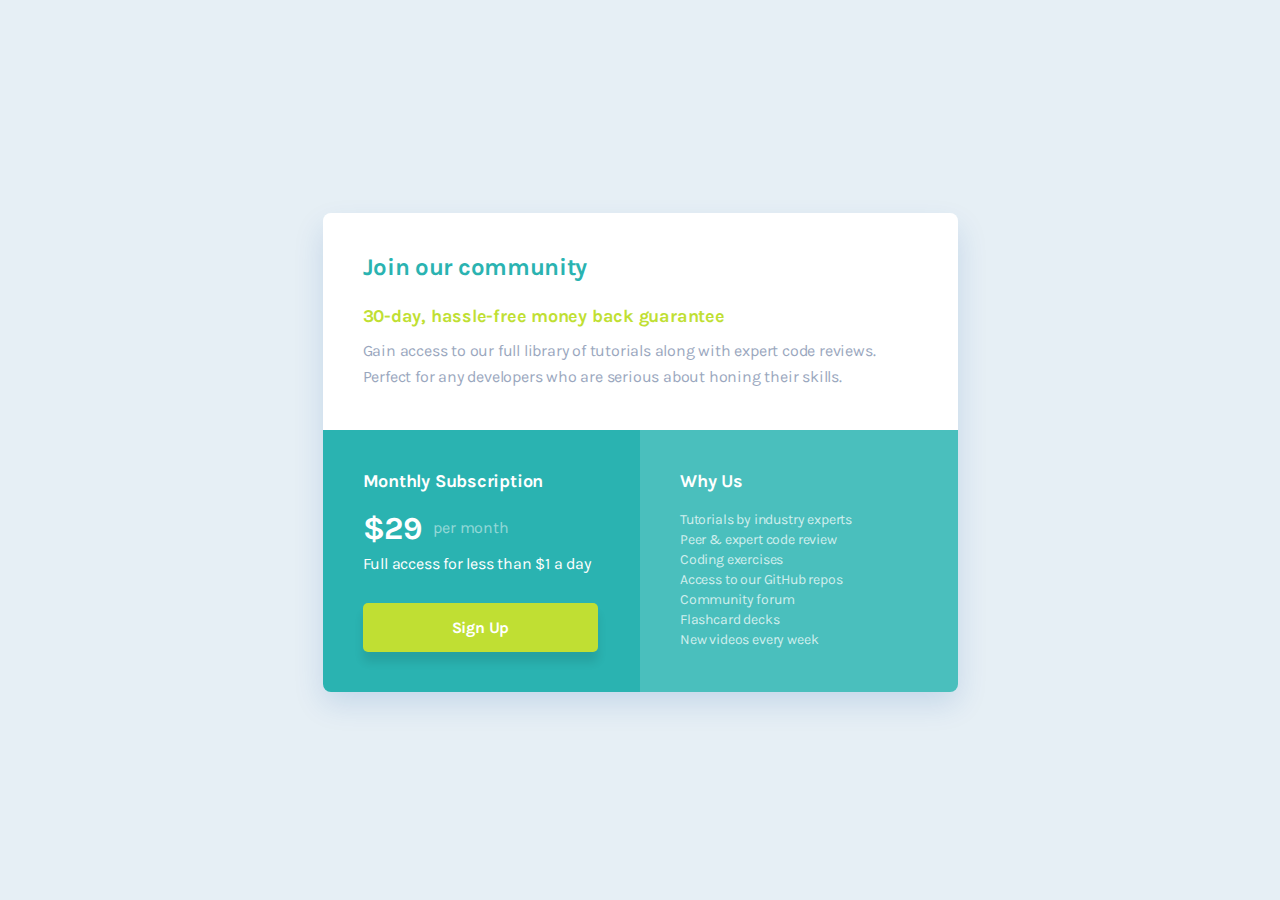
<file: single-price-grid-component/index.html>
<!DOCTYPE html>
<html lang="en">

<head>
  <meta charset="UTF-8">
  <meta name="viewport" content="width=device-width, initial-scale=1.0"> <!-- displays site properly based on user's device -->

  <link rel="preconnect" href="https://fonts.googleapis.com">
  <link rel="preconnect" href="https://fonts.gstatic.com" crossorigin>
  <link href="https://fonts.googleapis.com/css2?family=Karla:ital,wght@0,200..800;1,200..800&display=swap" rel="stylesheet">

  <link rel="icon" type="image/png" sizes="32x32" href="./images/favicon-32x32.png">
  <link rel="stylesheet" href="./styles/style.css">

  <title>Frontend Mentor | Single Price Grid Component</title>
</head>

<body>
  <main class="container">
    <div class="invitation-container">
      <h1 class="invitation-title">Join our community</h1>

      <p class="invitation-info-1">30-day, hassle-free money back guarantee</p>

      <p class="invitation-info-2">Gain access to our full library of tutorials along with expert code reviews. Perfect for any developers who are serious about honing their skills.</p>
    </div>
    <div class="subscription-container">
      <h2 class="subscription-title">Monthly Subscription</h2>

      <p class="subscription-plan-info">
        <span class="subscription-value">&dollar;29</span>
        <span class="subscription-period">per month</span>
      </p>

      <p class="subscription-info">Full access for less than &dollar;1 a day</p>

      <a class="subscription-btn">Sign Up</a>
    </div>
    <div class="reasons-container">
      <h2 class="reasons-title">Why Us</h2>

      <ul class="reasons-list">
        <li>Tutorials by industry experts</li>
        <li>Peer &amp; expert code review</li>
        <li>Coding exercises</li>
        <li>Access to our GitHub repos</li>
        <li> Community forum</li>
        <li>Flashcard decks</li>
        <li>New videos every week</li>
      </ul>
    </div>
  </main>
</body>

</html>
</file>
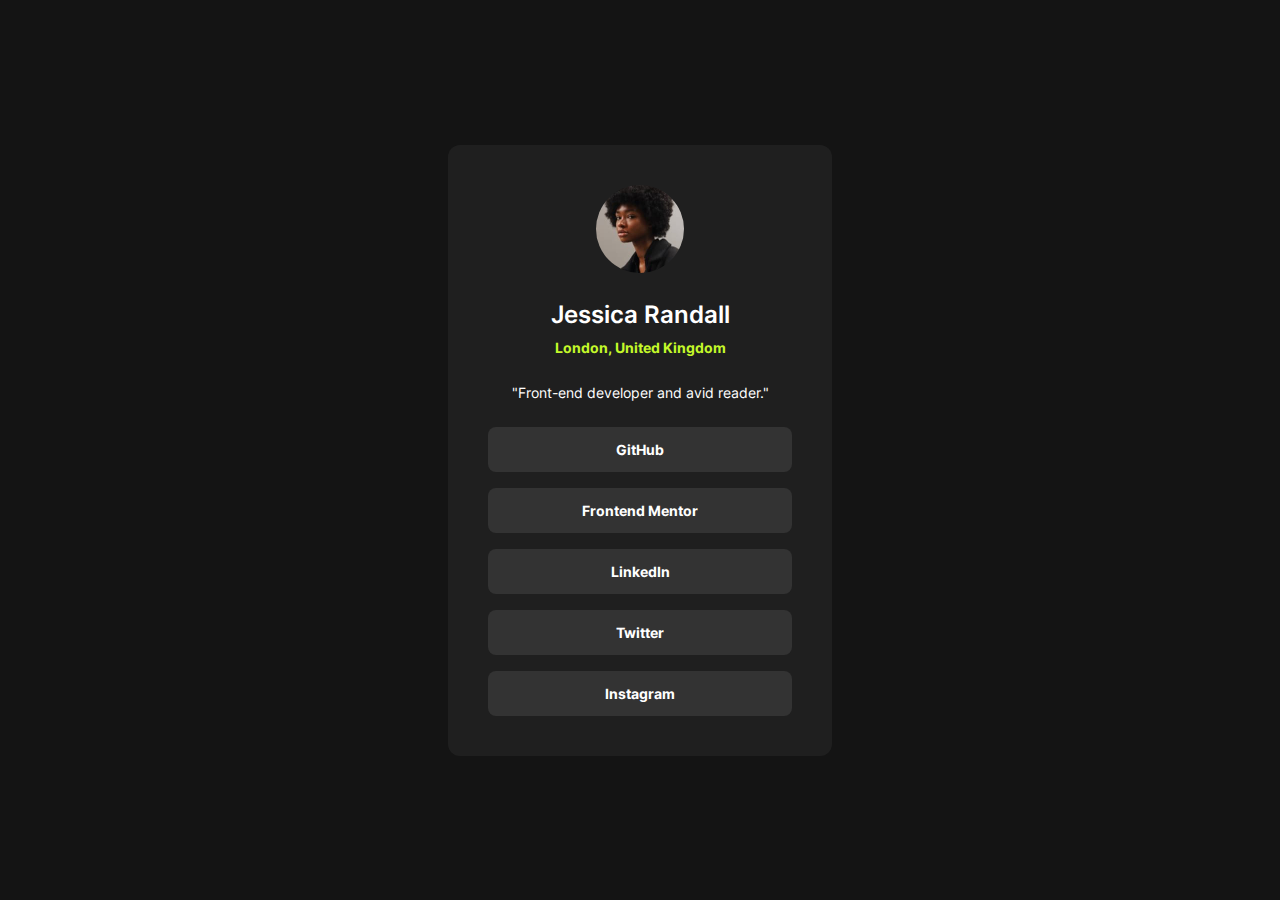
<file: social-links-profile/index.html>
<!DOCTYPE html>
<html lang="en">

<head>
  <meta charset="UTF-8">
  <meta name="viewport" content="width=device-width, initial-scale=1.0"> <!-- displays site properly based on user's device -->

  <link rel="icon" type="image/png" sizes="32x32" href="./assets/images/favicon-32x32.png">
  <link rel="stylesheet" href="./assets/styles/style.css">

  <title>Frontend Mentor | Social links profile</title>
</head>

<body>
  <main>
    <div class="img-container">
      <img class="img" src="./assets/images/avatar-jessica.jpeg" alt="Jessica's Photo">
    </div>

    <header>
      <h1 class="name">Jessica Randall</h1>
      <h2 class="location">London, United Kingdom</h2>
    </header>

    <p class="description">"Front-end developer and avid reader."</p>

    <nav>
      <ul>
        <li><a href="#">GitHub</a></li>
        <li><a href="#">Frontend Mentor</a></li>
        <li><a href="#">LinkedIn</a></li>
        <li><a href="#">Twitter</a></li>
        <li><a href="#">Instagram</a></li>
      </ul>
    </nav>
  </main>
</body>

</html>
</file>
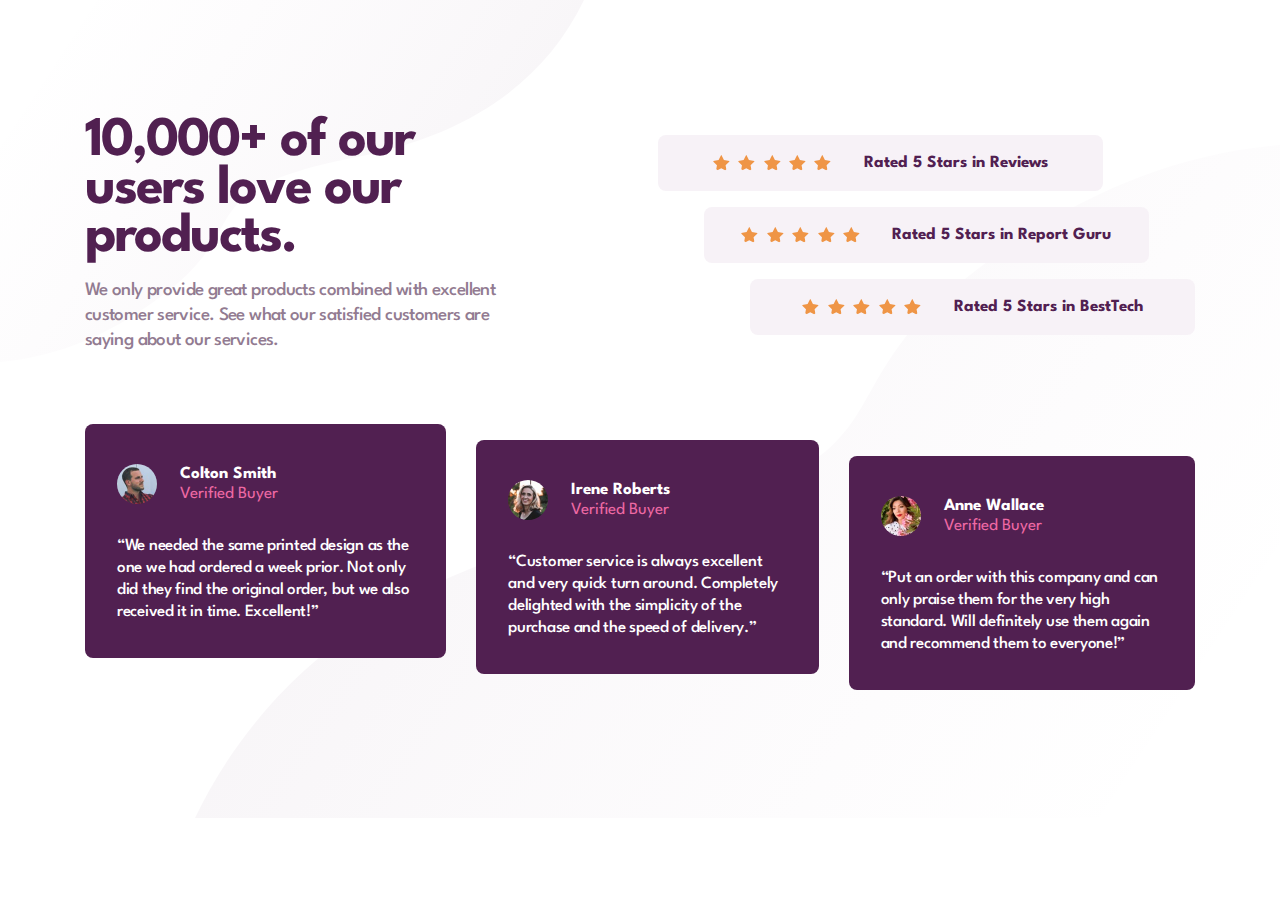
<file: social-proof-section/index.html>
<!DOCTYPE html>
<html lang="en">

<head>
  <meta charset="UTF-8" />
  <meta name="viewport" content="width=device-width, initial-scale=1.0" />
  <!-- displays site properly based on user's device -->

  <link rel="icon" type="image/png" sizes="32x32" href="./images/favicon-32x32.png" />

  <link rel="preconnect" href="https://fonts.googleapis.com">
  <link rel="preconnect" href="https://fonts.gstatic.com" crossorigin>
  <link href="https://fonts.googleapis.com/css2?family=League+Spartan:wght@100..900&display=swap" rel="stylesheet">

  <link rel="stylesheet" href="./styles/style.css">

  <title>Frontend Mentor | Social proof section</title>
</head>

<body>
  <main class="container">
    <div class="intro">
      <div class="intro-text">
        <h1>10,000+ of our users love our products.</h1>

        <p>We only provide great products combined with excellent customer service.
          See what our satisfied customers are saying about our services.</p>
      </div>
      <div class="intro-valuation">
        <div class="intro-valuation-item">
          <ul class="stars">
            <li><img src="./images/icon-star.svg" alt="Star's Icon"></li>
            <li><img src="./images/icon-star.svg" alt="Star's Icon"></li>
            <li><img src="./images/icon-star.svg" alt="Star's Icon"></li>
            <li><img src="./images/icon-star.svg" alt="Star's Icon"></li>
            <li><img src="./images/icon-star.svg" alt="Star's Icon"></li>
          </ul>
          <p>Rated 5 Stars in Reviews</p>
        </div>
        <div class="intro-valuation-item">
          <ul class="stars">
            <li><img src="./images/icon-star.svg" alt="Star's Icon"></li>
            <li><img src="./images/icon-star.svg" alt="Star's Icon"></li>
            <li><img src="./images/icon-star.svg" alt="Star's Icon"></li>
            <li><img src="./images/icon-star.svg" alt="Star's Icon"></li>
            <li><img src="./images/icon-star.svg" alt="Star's Icon"></li>
          </ul>
          <p>Rated 5 Stars in Report Guru</p>
        </div>
        <div class="intro-valuation-item">
          <ul class="stars">
            <li><img src="./images/icon-star.svg" alt="Star's Icon"></li>
            <li><img src="./images/icon-star.svg" alt="Star's Icon"></li>
            <li><img src="./images/icon-star.svg" alt="Star's Icon"></li>
            <li><img src="./images/icon-star.svg" alt="Star's Icon"></li>
            <li><img src="./images/icon-star.svg" alt="Star's Icon"></li>
          </ul>
          <p>Rated 5 Stars in BestTech</p>
        </div>
      </div>
    </div>
    <div class="testimonial">
      <div class="testimonial-item">
        <header class="testimonial-item-header">
          <div class="image-container">
            <img src="./images/image-colton.jpg" alt="Colton's photo">
          </div>
          <div class="testimonial-author">
            <span class="testimonial-author-name">Colton Smith</span>
            <span class="testimonial-author-verified">Verified Buyer</span>
          </div>
        </header>
        <blockquote>
          “We needed the same printed design as the one we had ordered a week prior.
          Not only did they find the original order, but we also received it in time.
          Excellent!”
        </blockquote>
      </div>
      <div class="testimonial-item">
        <header class="testimonial-item-header">
          <div class="image-container">
            <img src="./images/image-irene.jpg" alt="Irene's photo">
          </div>
          <div class="testimonial-author">
            <span class="testimonial-author-name">Irene Roberts</span>
            <span class="testimonial-author-verified">Verified Buyer</span>
          </div>
        </header>
        <blockquote>
          “Customer service is always excellent and very quick turn around. Completely
          delighted with the simplicity of the purchase and the speed of delivery.”
        </blockquote>
      </div>
      <div class="testimonial-item">
        <header class="testimonial-item-header">
          <div class="image-container">
            <img src="./images/image-anne.jpg" alt="Anne's photo">
          </div>
          <div class="testimonial-author">
            <span class="testimonial-author-name">Anne Wallace</span>
            <span class="testimonial-author-verified">Verified Buyer</span>
          </div>
        </header>
        <blockquote>
          “Put an order with this company and can only praise them for the very high
          standard. Will definitely use them again and recommend them to everyone!”
        </blockquote>
      </div>
    </div>
  </main>
</body>

</html>
</file>
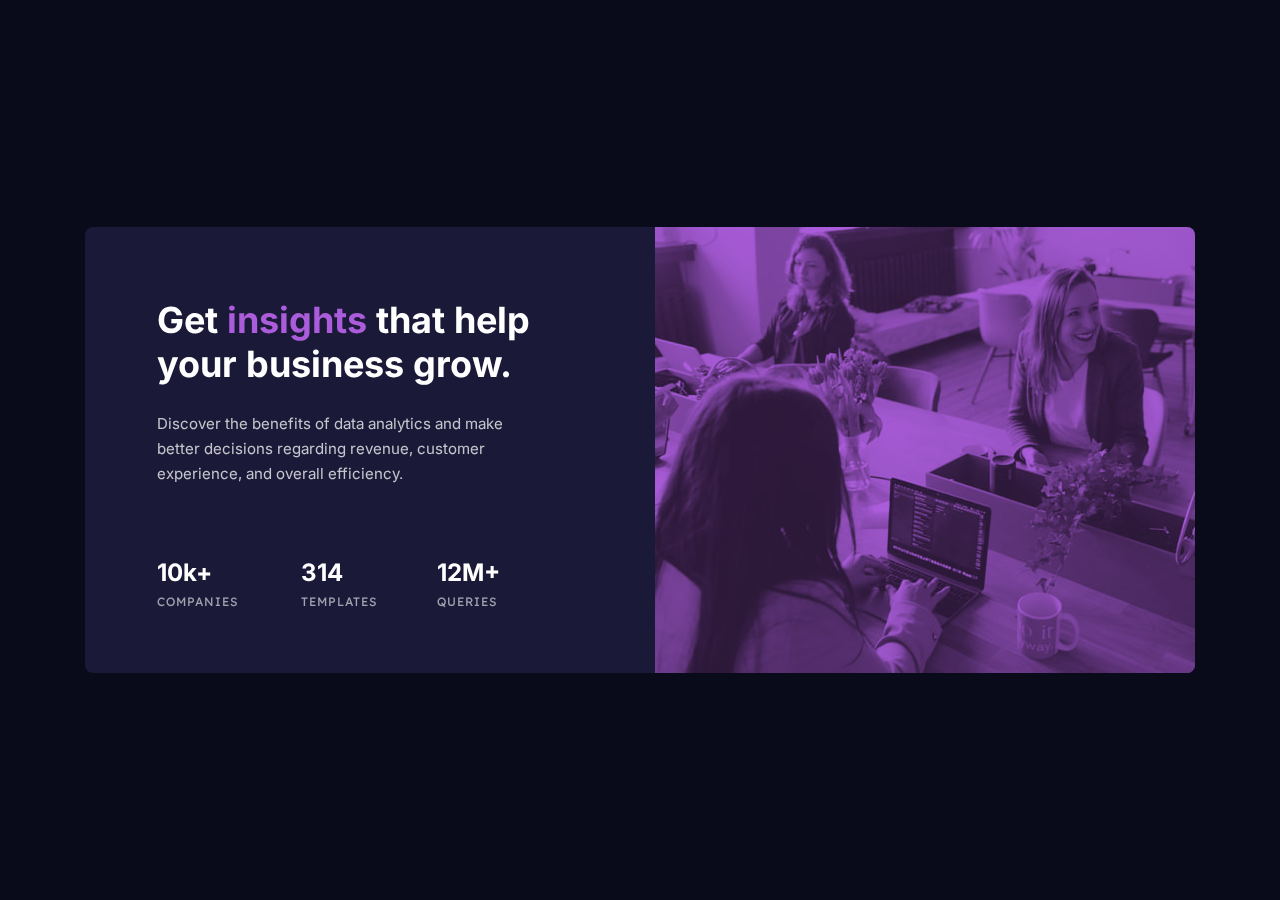
<file: stats-preview-card-component/index.html>
<!DOCTYPE html>
<html lang="en">

<head>
  <meta charset="UTF-8">
  <meta name="viewport" content="width=device-width, initial-scale=1.0"> <!-- displays site properly based on user's device -->

  <link rel="preconnect" href="https://fonts.googleapis.com">
  <link rel="preconnect" href="https://fonts.gstatic.com" crossorigin>
  <link href="https://fonts.googleapis.com/css2?family=Inter:ital,opsz,wght@0,14..32,100..900;1,14..32,100..900&family=Lexend+Deca:wght@100..900&display=swap" rel="stylesheet">

  <link rel="stylesheet" href="./styles/style.css">
  <link rel="icon" type="image/png" sizes="32x32" href="./images/favicon-32x32.png">

  <title>Frontend Mentor | Stats preview card component</title>
</head>

<body>
  <main class="card-container">
    <div class="card-info-container">
      <h1 class="title-info-container">Get <span>insights</span> that help your business grow.</h1>

      <p class="paragraph-info-container">Discover the benefits of data analytics and make better decisions regarding revenue, customer experience, and overall efficiency.</p>

      <div class="card-stats-container">
        <div class="stat-container">
          <span class="value">10k+</span>
          <span class="quantity">companies</span>
        </div>
        <div class="stat-container">
          <span class="value">314</span>
          <span class="quantity">templates</span>
        </div>
        <div class="stat-container">
          <span class="value">12M+</span>
          <span class="quantity">queries</span>
        </div>
      </div>
    </div>
    <div class="card-img-container">
      <picture>
        <source class="card-img" media="(max-width:1000px)" srcset="./images/image-header-mobile.jpg">
        <img class="card-img" src="./images/image-header-desktop.jpg" alt="a group of three women working on their notebooks.">
      </picture>

    </div>
  </main>
</body>

</html>
</file>
<file: 3-column-preview-card-component/styles/style.css>
:root {
  --bright-orange: #e38826;
  --dark-cyan: #006971;
  --very-dark-cyan: #004140;
  --very-light-gray: #f2f2f2;
  --transparent-white: rgba(255, 255, 255, 0.75);
  --white: #ffffff;
}

* {
  padding: 0;
  margin: 0;
  box-sizing: border-box;
}

body {
  color: white;
  background-color: var(--very-light-gray);

  /* Centralize */
  min-height: 100vh;
  display: flex;
  align-items: center;
  justify-content: center;
}

.grid {
  display: grid;
  grid-template-columns: 1fr 1fr 1fr;
  width: 920px;
  height: 500px;
}

.grid-item {
  padding: 48px;
}

.grid .grid-item:first-child {
  background-color: var(--bright-orange);
  border-radius: 8px 0 0 8px;
}

.grid .grid-item:nth-child(2) {
  background-color: var(--dark-cyan);
}

.grid .grid-item:last-child {
  background-color: var(--very-dark-cyan);
  border-radius: 0 8px 8px 0;
}

.image-container {
  margin-bottom: 35px;
}

img {
  display: block;
  max-width: 100%;
}

.title {
  font: 700 2.5rem 'Big Shoulders';
  color: var(--very-light-gray);
  letter-spacing: 0px;
  text-transform: uppercase;
  margin-bottom: 25px;
}

.text {
  font: 400 0.9375rem/1.67 'Lexend Deca';
  color: var(--transparent-white);
  margin-bottom: 83px;
}

.btn:link {
  display: inline-block;
  text-decoration: none;
  background-color: var(--very-light-gray);
  font: 400 0.9375rem/1.67 'Lexend Deca';
  padding: 12px 32px;
  border-radius: 25px;
  border: 2px solid transparent;
}

.btn-1:link {
  color: var(--bright-orange);
}

.btn-2:link {
  color: var(--dark-cyan);
}

.btn-3:link {
  color: var(--very-dark-cyan);
}

.btn:hover {
  border-color: var(--white);
  color: var(--white);
}

.btn-1:hover {
  background-color: var(--bright-orange);
}

.btn-2:hover {
  background-color: var(--dark-cyan);
}

.btn-3:hover {
  background-color: var(--very-dark-cyan);
}

@media (max-width: 800px) {
  .grid {
    grid-template-columns: 1fr;
    width: 327px;
    height: 1326px;
  }

  .text {
    margin-bottom: 25px;
  }

  .grid .grid-item:first-child {
    border-radius: 8px 8px 0 0;
  }

  .grid .grid-item:last-child {
    border-radius: 0 0 8px 8px;
  }
}
</file>
<file: blog-preview-card/assets/styles/style.css>
@font-face {
  font-family: 'Figtree';
  src: url(../fonts/Figtree-VariableFont_wght.ttf);
}

@font-face {
  font-family: 'Figtree';
  src: url(../fonts/Figtree-Italic-VariableFont_wght.ttf);
  font-style: italic;
}

* {
  margin: 0;
  padding: 0;
  box-sizing: border-box;
}

body {
  background-color: #f4d04e;
  font-family: 'Figtree';
}

main {
  min-height: 100vh;
  display: flex;
  flex-direction: column;
  align-items: center;
  justify-content: center;
}

article {
  background-color: #ffffff;
  width: min(87.2%, 24rem);
  padding: 24px;
  border: 1px solid #111111;
  border-radius: 20px;
  box-shadow: 8px 8px 0 0 rgba(0, 0, 0, 1);
}

.illustration-container {
  margin-bottom: 24px;
  width: 336px;
  height: 200px;
}

.illustration {
  max-width: 100%;
  border-radius: 10px;
  height: 100%;
}

.text-description {
  /* Most of these properties will be inherited */
  line-height: 150%;
  letter-spacing: 0;
  color: #111111;
  margin-bottom: 24px;
}

.tag {
  background-color: #f4d04e;
  display: inline-block;
  font-size: 0.875rem;
  font-weight: 800;
  padding: 4px 12px;
  border-radius: 4px;
  margin-bottom: 12px;
}

.publication-date {
  font-size: 0.875rem;
  font-weight: 500;
  margin-bottom: 12px;
}

.course-link:link,
.course-link:visited {
  color: #111111;
  text-decoration: none;
  font-size: 1.5rem;
  font-weight: 800;
  display: inline-block;
  margin-bottom: 12px;
}

.course-link:hover,
.course-link:active {
  color: #f4d04e;
}

.course-description {
  color: #6b6b6b;
  font-size: 1rem;
  font-weight: 500;
}

.author {
  display: flex;
  align-items: center;
  gap: 12px;
}

.author-image {
  width: 32px;
}

.author-name {
  color: #111111;
  font-size: 0.875rem;
  line-height: 150%;
  letter-spacing: 0;
  font-weight: 800;
}

/* MOBILE */
@media (max-width: 450px) {
  .illustration-container {
    width: 279px;
    height: 200px;
  }

  .illustration {
    object-fit: cover;
  }

  .tag,
  .publication-date {
    font-size: 12px;
  }

  .course-link:link,
  .course-link:visited {
    font-size: 20px;
  }

  .course-description {
    font-size: 14px;
  }
}
</file>
<file: huddle-landing-page-with-single-introductory-section/styles/style.css>
* {
  margin: 0;
  padding: 0;
  box-sizing: border-box;
}

img {
  display: block;
  max-width: 100%;
}

body {
  width: 1440px;
  height: 800px;
  background: #684bb1 url('../images/bg-desktop.svg') no-repeat;
  background-size: cover;
}

.container {
  width: 1280px;
  margin: 0 auto;
}

.header {
  padding-top: 64px;
  margin-bottom: 104px;
}

.logo {
  display: inline-block;
  width: 200px;
  height: 32px;
}

.main {
  display: flex;
  gap: 59px;
  margin-bottom: 27px;
}

.main-image-container {
  width: 696px;
  height: 493px;
}

.main-content {
  width: 520px;
  padding-top: 32px;
}

.main-content .title {
  font: 600 2.5rem/1.5 'Poppins';
  letter-spacing: 0;
  color: #ffffff;
  margin-bottom: 24px;
}

.main-content .description {
  font: 400 1.125rem/1.6875 'Open Sans';
  letter-spacing: 0;
  color: #ffffff;
  margin-bottom: 24px;
}

.main-content .btn:link,
.main-content .btn:visited {
  display: inline-block;
  text-decoration: none;
  font: 400 1.125rem/1.6875 'Poppins';
  letter-spacing: 0;
  padding: 14px 64px;
  color: #684bb1;
  background-color: #ffffff;
  border-radius: 28px;
  box-shadow: 2px 4px 9px 3px rgba(0, 0, 0, 0.25);
}

.main-content .btn:hover,
.main-content .btn:active {
  background-color: #e880e8;
  color: #ffffff;
}

.social-links,
.social-links {
  display: flex;
  justify-content: flex-end;
  gap: 16px;
}

.social-links a:hover path,
.social-links a:active path {
  stroke: #ff52c1;
}

@media (max-width: 1200px) {
  body {
    width: 100vw;
  }

  .container {
    width: 800px;
  }

  .main {
    flex-direction: column;
    margin-bottom: 64px;
  }

  .main-content {
    text-align: center;
    align-self: center;
  }

  .social-links {
    justify-content: center;
  }
}

@media (max-width: 600px) {
  .container {
    width: 304px;
  }

  .header {
    padding-top: 38px;
    margin-bottom: 70px;
  }

  .logo {
    width: 120px;
    height: 20px;
  }

  .main-image-container {
    width: 296px;
    height: 209px;
  }

  .main-content {
    width: 304px;
    padding: 0;
  }

  .main-content .title {
    font: 600 1.5rem/1.5 'Poppins';
    letter-spacing: 0;
    color: #ffffff;
    margin-bottom: 16px;
  }

  .main-content .description {
    font: 400 1rem/1.5 'Open Sans';
    letter-spacing: 0;
    color: #ffffff;
    margin-bottom: 24px;
  }

  .main-content .btn:link,
  .main-content .btn:visited {
    font: 400 0.75rem/1.125 'Poppins';
    letter-spacing: 0;
    padding: 11px 75px;
    border-radius: 20px;
    box-shadow: none;
  }
}
</file>
<file: meet-landing-page/css/style.css>
@import url('./general.css');
@import url('./colors.css');
@import url('./typography.css');
@import url('./components.css');
@import url('./meet.css');
</file>
<file: nft-preview-card-component/styles/style.css>
:root {
  /* Colors */
  --soft-blue: #8bacda;
  --cyan: #00fff7;
  --cyan-opacity: rgb(0, 255, 247, 50.3%);
  --very-dark-blue: #0d192b;
  --very-dark-blue-card: #14253d;
  --very-dark-blue-line: #2f415b;
  --white: #ffffff;

  /* Font-weights */
  --light: 300;
  --regular: 400;
  --semi-bold: 600;
}

* {
  padding: 0;
  margin: 0;
  box-sizing: border-box;
}

body {
  font-family: 'Outfit';
  background-color: var(--very-dark-blue);

  /* Centralize Card */
  min-height: 100vh;
  display: flex;
  flex-direction: column;
  justify-content: center;
  align-items: center;
}

main {
  width: 21.875rem;
  height: 37.25rem;
  border-radius: 0.9375rem;
  background-color: var(--very-dark-blue-card);
  padding: 1.5rem 1.5rem 2rem 1.5rem;
}

.cube-img-container {
  width: 18.875rem;
  height: 18.875rem;
  margin-bottom: 1.5rem;
  position: relative;
}

img {
  display: block;
  max-width: 100%;
}

.cube-img {
  border-radius: 0.5rem;
}

.occult-content {
  width: 100%;
  height: 100%;
  border-radius: 0.5rem;
  position: absolute;
  top: 0;
  left: 0;
  background-color: var(--cyan-opacity);
  display: flex;
  flex-direction: column;
  justify-content: center;
  align-items: center;
  opacity: 0;
  transition: 0.15s;
}

.occult-content:hover {
  opacity: 1;
}

.card-title {
  font-size: 1.375rem;
  font-weight: var(--semi-bold);
  margin-bottom: 1rem;
}

.card-title a:link,
.card-title a:visited {
  color: var(--white);
  text-decoration: none;
}

.card-title a:hover,
.card-title a:active {
  color: var(--cyan);
}

.card-description {
  font-size: 1.125rem;
  font-weight: var(--light);
  line-height: 1.625rem;
  color: var(--soft-blue);
  margin-bottom: 1.5rem;
}

.data-container {
  display: flex;
  justify-content: space-between;
  align-items: center;

  padding-bottom: 1.5rem;
  border-bottom: 1px solid var(--very-dark-blue-line);
}

.ethereum-container {
  display: flex;
  align-items: center;
  gap: 0.375rem;
}

.ethereum-icon-container {
  width: 0.6875rem;
  height: 1.125rem;
}

.ethereum-value {
  font-size: 1rem;
  font-weight: var(--semi-bold);
  color: var(--cyan);
}

.days-left-container {
  display: flex;
  align-items: center;
  gap: 0.5rem;
}

.clock-icon-container {
  width: 1rem;
  height: 1rem;
}

.days-left-value {
  font-size: 1rem;
  font-weight: var(--regular);
  color: var(--soft-blue);
}

.creator-container {
  display: flex;
  align-items: center;
  gap: 1rem;
  margin-top: 1rem;
}

.creator-img-container {
  width: 2.0625rem;
  height: 2.0625rem;
  border: 1px solid var(--white);
  border-radius: 50%;
}

.creator-assignment {
  font-size: 1rem;
  font-weight: var(--regular);
  color: var(--soft-blue);
}

.creator-assignment a:link,
.creator-assignment a:visited {
  color: var(--white);
  text-decoration: none;
}

.creator-assignment a:hover,
.creator-assignment a:active {
  color: var(--cyan);
}

@media (max-width: 400px) {
  main {
    width: 20.4375rem;
    height: 33.9375rem;
    padding: 1.5rem 1.5rem 1.5rem 1.5rem;
  }

  .cube-img-container {
    width: 17.375rem;
    height: 17.375rem;
    margin-bottom: 1.5rem;
  }

  .card-title {
    margin-bottom: 0.75rem;
  }

  .card-description {
    margin-bottom: 1rem;
  }

  .data-container {
    padding-bottom: 1rem;
  }

  .days-left-value,
  .ethereum-value,
  .creator-assignment {
    font-size: 0.75rem;
  }
}
</file>
<file: order-summary-component/styles/style.css>
:root {
  /* Weights */
  --medium: 500;
  --bold: 700;
  --black: 900;

  /* Colors */
  --white: #ffffff;
  --light-purple: #766cf1;
  --light-blue: #f7f9ff;
  --light-blue-2: #717fa6;
  --medium-blue: #382ae1;
  --dark-blue: #1f2e55;
}

* {
  padding: 0;
  margin: 0;
  box-sizing: border-box;
}

body {
  background: url(../images/pattern-background-desktop.svg) no-repeat top,
    #e0e8ff;
  background-size: contain;

  font-family: 'Red Hat Display';

  /* Centralize */
  min-height: 100vh;
  display: flex;
  flex-direction: column;
  align-items: center;
  justify-content: center;
}

.container {
  width: 28.125rem;
  height: 43.5625rem;
  background-color: var(--white);
  box-shadow: 0 40px 40px -20px rgba(13, 48, 189, 0.153);
  border-radius: 20px;
}

.img-container {
  width: 28.125rem;
  height: 13.75rem;
}

.img-container img {
  display: block;
  max-width: 100%;
  border-radius: 20px 20px 0px 0px;
}

.plan-container {
  padding: 45px 48px 48px 48px;

  display: flex;
  flex-direction: column;
  align-items: center;
}

.plan-container-title {
  color: var(--dark-blue);
  font-size: 1.75rem;
  font-weight: var(--black);
  margin-bottom: 1.0625rem;
}

.plan-container-description {
  color: var(--light-blue-2);
  font-weight: var(--medium);
  font-size: 1rem;
  line-height: 1.625rem;
  margin-bottom: 20px;
  text-align: center;
}

.choosen-plan {
  display: flex;
  justify-content: space-between;
  align-items: center;
  width: 22.125rem;
  height: 6.125rem;
  background-color: var(--light-blue);
  padding: 25px 24px;
  border-radius: 11px;
  margin-bottom: 32px;
}

.choosen-plan-info {
  display: flex;
  justify-content: space-between;
  align-items: center;
  gap: 20px;
}

.choosen-plan-info::before {
  display: block;
  content: '';
  background: url('../images/icon-music.svg');
  width: 3rem;
  height: 3rem;
}

.choosen-plan-info h2 {
  font-size: 1rem;
  font-weight: var(--black);
  margin-bottom: 0.375rem;
  color: var(--dark-blue);
}

.choosen-plan-info p {
  font-size: 1rem;
  font-weight: var(--medium);
  color: var(--light-blue-2);
}

.change-plan-link:link,
.change-plan-link:visited {
  font-size: 0.875rem;
  font-weight: var(--bold);
  color: var(--medium-blue);
  transition: color 0.3s;
}

.change-plan-link:hover,
.change-plan-link:active {
  text-decoration: none;
  color: var(--light-purple);
}

.confirm-btn {
  display: block;
  width: 100%;
  padding: 15px 102px;
  margin-bottom: 32px;
  border: none;

  font-family: 'Red Hat Display';
  font-size: 0.9375rem;
  font-weight: var(--black);
  cursor: pointer;

  background-color: var(--medium-blue);
  color: var(--white);
  border-radius: 11px;
  box-shadow: 0 20px 20px 0 rgba(56, 42, 255, 0.1903);
  transition: background-color 0.3s;
}

.confirm-btn:hover,
.confirm-btn:active {
  background-color: var(--light-purple);
}

.cancel-order-link:link,
.cancel-order-link:visited {
  font-size: 0.9375rem;
  font-weight: var(--black);
  color: var(--light-blue-2);
  text-decoration: none;
  transition: color 0.2s;
}

.cancel-order-link:hover,
.cancel-order-link:active {
  color: var(--dark-blue);
}

@media (max-width: 500px) {
  body {
    background: url(../images/pattern-background-mobile.svg) no-repeat top,
      #e0e8ff;
  }

  .container {
    width: 20.4375rem;
    height: 35.4375rem;
  }

  .img-container {
    width: 20.4375rem;
    height: 10rem;
  }

  .plan-container {
    padding: 32px;
  }

  .plan-container-title {
    font-size: 1.375rem;
    margin-bottom: 16px;
  }

  .plan-container-description {
    font-size: 0.9375rem;
    line-height: 1.5625rem;
    margin-bottom: 24px;
  }

  .choosen-plan {
    width: 17.4375rem;
    height: 5.0625rem;
    padding: 17px 16px 16px 16px;
    margin-bottom: 24px;
  }

  .choosen-plan-info h2 {
    font-size: 0.875rem;
    margin-bottom: 0.1875rem;
  }

  .choosen-plan-info p {
    font-size: 0.875rem;
  }

  .change-plan-link:link,
  .change-plan-link:visited {
    font-size: 0.8125rem;
  }

  .confirm-btn {
    width: 17.4375rem;
    padding: 15px 65px 15px 64px;
    margin-bottom: 24px;
    font-size: 0.9375rem;
  }
}
</file>
<file: product-preview-card-component/styles/style.css>
:root {
  /* Colors */
  --white: #ffffff;
  --cream: #f2eae2;
  --aurometal-saurus: #6c7289;
  --deep-aquamarine: #3d8168;
  --deep-aquamarine-hover: #1a4032;
  --gunmetal: #1c232b;

  /* Weights */
  --medium: 500;
  --bold: 700;
}

* {
  padding: 0;
  margin: 0;
  box-sizing: border-box;
}

body {
  background-color: var(--cream);

  /* Centralize */
  min-height: 100vh;
  display: flex;
  align-items: center;
  justify-content: center;
}

.container {
  width: 37.5rem;
  height: 28.125rem;
  border-radius: 10px;
  background-color: var(--white);

  display: flex;
}

.img-parfum-container {
  width: 21.875rem;
  height: 28.125rem;
}

.img-parfum {
  display: block;
  max-height: 100%;
  border-radius: 10px 0 0 10px;
}

.card-info {
  padding: 32px;
}

.overline {
  color: var(--aurometal-saurus);
  display: block;
  font-family: 'Montserrat';
  font-size: 0.75rem;
  letter-spacing: 5px;
  text-transform: uppercase;
  margin-bottom: 20px;
  font-weight: var(--medium);
}

.product-name,
.actual-price {
  color: var(--gunmetal);
  font-family: 'Fraunces';
  font-size: 2rem;
  line-height: 2rem;
  margin-bottom: 24px;
}

.product-description {
  color: var(--aurometal-saurus);
  font-family: 'Montserrat';
  font-size: 0.875rem;
  line-height: 1.4375rem;
  font-weight: var(--medium);
  margin-bottom: 29px;
}

.price-container {
  margin-bottom: 30px;

  display: flex;
  align-items: center;
  gap: 19px;
}

.actual-price {
  color: var(--deep-aquamarine);
  margin-bottom: 0;
  font-weight: var(--bold);
}

.previous-price {
  color: var(--aurometal-saurus);
  font-family: 'Montserrat';
  font-size: 0.8125rem;
  line-height: 1.4375rem;
  font-weight: var(--medium);
  text-decoration: line-through;
}

.add-cart-btn {
  width: 14.75rem;
  height: 3rem;
  background-color: var(--deep-aquamarine);
  padding: 15px 62px;
  border: none;
  border-radius: 8px;

  font-family: 'Montserrat';
  font-size: 0.875rem;
  font-weight: var(--bold);
  color: var(--white);

  display: flex;
  justify-content: center;
  align-items: center;
  gap: 11.61px;

  cursor: pointer;
  transition: background-color 0.3s;
}

.add-cart-btn:hover,
.add-cart-btn:active {
  background-color: var(--deep-aquamarine-hover);
}

.cart-icon {
  height: 1rem;
}

@media (max-width: 650px) {
  .container {
    width: 21.4375rem;
    height: 38.1875rem;
    flex-direction: column;
  }

  .img-parfum-container {
    width: 21.4375rem;
    height: 15rem;
  }

  .img-parfum {
    display: block;
    width: 100%;
    object-fit: cover;
    object-position: center;
    border-radius: 10px 10px 0 0;
  }

  .card-info {
    padding: 24px;
  }

  .overline {
    margin-bottom: 12px;
  }

  .product-name {
    margin-bottom: 16px;
  }

  .product-description {
    margin-bottom: 24px;
  }

  .price-container {
    margin-bottom: 20px;
  }

  .add-cart-btn {
    width: 100%;
    padding: 15px 92px;
  }
}
</file>
<file: profile-card-component/styles/style.css>
:root {
  /* Colors */
  --dark-cyan: #19a2ae;
  --desatured-blue: #2e3349;
  --grayish-blue: #6b7082;
  --ligth-gray: #e8e9ec;

  /* Weights */
  --regular: 400;
  --bold: 700;
}

* {
  margin: 0;
  padding: 0;
  box-sizing: border-box;
}

body {
  font-family: 'Kumbh Sans';
  color: var(--desatured-blue);
  font-size: 1.125rem;
  font-weight: var(--bold);
  background: url(../images/bg-pattern-top.svg) no-repeat top 200% left -45%,
    url(../images/bg-pattern-bottom.svg) no-repeat bottom 250% right -35%,
    var(--dark-cyan);

  /* Centralize main container */
  display: flex;
  flex-direction: column;
  align-items: center;
  justify-content: center;
  min-height: 100vh;
}

.container {
  background: url('../images/bg-pattern-card.svg') no-repeat, #fff;
  border-radius: 0.9375rem;
  width: 21.875rem;
  height: 23.375rem;

  display: flex;
  flex-direction: column;
  align-items: center;
  justify-content: flex-end;
  box-shadow: 0 50px 100px -20px rgba(8, 70, 94, 0.5);
}

.card {
  display: flex;
  flex-direction: column;
  align-items: center;
}

.img-container {
  width: 6rem;
  height: 6rem;
}

.img-container img {
  display: block;
  width: 100%;
  outline: 5px solid #fff;
  border-radius: 50%;
}

.user-info {
  display: flex;
  align-items: center;
  gap: 9px;
  margin-top: 1.125rem;
}

.user-info h1 {
  font-size: 1.125rem;
}

.user-info p {
  color: var(--grayish-blue);
  font-weight: var(--regular);
}

.user-city {
  font-size: 0.875rem;
  font-weight: var(--regular);
  color: var(--grayish-blue);
  margin-top: 0.5rem;
  text-align: center;
}

.user-city::after {
  content: '';
  display: block;
  width: 21.875rem;
  height: 1px;
  margin-top: 1.75rem;
  background-color: var(--ligth-gray);
}

.user-stats {
  display: flex;
  gap: 2.875rem;
  margin: 1.5rem 0;
}

.user-stat {
  display: flex;
  flex-direction: column;
  align-items: center;
  gap: 0.5625rem;
}

.user-stat h2 {
  font-size: 1.125rem;
}

.user-stat p {
  font-size: 0.625rem;
  letter-spacing: 1.5px;
  font-weight: var(--regular);
  color: var(--grayish-blue);
}

@media (max-width: 500px) {
  body {
    background: url(../images/bg-pattern-top.svg) no-repeat top 200% left 125%,
      url(../images/bg-pattern-bottom.svg) no-repeat bottom 200% right 125%,
      var(--dark-cyan);
  }

  .container {
    width: 20.375rem;
    height: 23.375rem;
  }

  .user-city::after {
    width: 20.375rem;
  }
}
</file>
<file: qr-code-component-main/style.css>
* {
  margin: 0;
  padding: 0;
}

body {
  background-color: #d5e1ef;
  min-height: 100vh; /*Ensure body fills the viewport*/

  /* Centering with Flexbox */
  display: flex;
  flex-direction: column;
  justify-content: center;
  align-items: center;
}

article {
  background-color: #ffffff;
  width: 18rem;
  max-width: 100%;
  padding: 16px 16px 40px 16px;
  margin: auto; /*Just to make footer appears in the bottom of viewport*/
  border-radius: 20px;
  box-shadow: 0 25px 25px 0 rgba(0, 0, 0, 0.0477);
}

img {
  display: block;
  width: 100%;
  border-radius: 10px;
  margin-bottom: 24px;
}

.text {
  text-align: center;
  font-family: 'Outfit';
}

.card-title {
  font-size: 22px;
  line-height: 120%;
  letter-spacing: 0px;
  color: #1f314f;
  padding: 0 16px;
  margin-bottom: 16px;
}

.card-description {
  font-size: 15px;
  line-height: 140%;
  letter-spacing: 0.2px;
  color: #68778d;
  padding: 0 16px;
}

.attribution {
  font-size: 11px;
  text-align: center;
}

.attribution a {
  color: hsl(228, 45%, 44%);
}
</file>
<file: recipe-page/assets/styles/style.css>
@import url('./general/global.css');
@import url('./general/colors.css');
@import url('./general/typography.css');
@import url('./recipe-page/recipe.css');
</file>
<file: single-price-grid-component/styles/style.css>
:root {
  /* Colors */
  --cyan: #2ab3b1;
  --cyan-2: #4abfbd;
  --light-green: #c0df33;
  --light-gray: #9aa7be;
  --light-blue: #e6eff5;
  --white: #ffffff;
  --white-transparency-50: rgba(255, 255, 255, 0.5);
  --white-transparency-75: rgba(255, 255, 255, 0.75);

  /* Weights */
  --regular: 400;
  --bold: 700;
}

* {
  padding: 0;
  margin: 0;
  box-sizing: border-box;
}

body {
  background-color: var(--light-blue);
  font-family: 'Karla';

  /* Centralize */
  min-height: 100vh;
  display: flex;
  justify-content: center;
  align-items: center;
}

.container {
  display: grid;
  width: 39.6875rem;
  height: 29.6875rem;
  border-radius: 8px;
  box-shadow: 0 15px 30px 0 rgba(0, 80, 171, 0.1488);
  grid-template-columns: 1fr 1fr;
}

.invitation-container {
  background-color: var(--white);
  grid-column: 1 / -1;
  padding: 2.5rem;
  border-top-left-radius: 8px;
  border-top-right-radius: 8px;
}

.invitation-title {
  color: var(--cyan);
  font-size: 24px;
  font-weight: var(--bold);
  letter-spacing: -0.3px;
  margin-bottom: 1.5rem;
}

.invitation-info-1 {
  color: var(--light-green);
  font-size: 18px;
  font-weight: var(--bold);
  letter-spacing: -0.22px;
  margin-bottom: 0.6875rem;
}

.invitation-info-2 {
  color: var(--light-gray);
  font-size: 16px;
  font-weight: var(--regular);
  line-height: 26px;
  letter-spacing: -0.2px;
}

.subscription-container {
  background-color: var(--cyan);
  padding: 2.5rem;
  border-bottom-left-radius: 8px;
  color: var(--white);
}

.subscription-title,
.reasons-title {
  font-size: 18px;
  font-weight: var(--bold);
  letter-spacing: -0.22px;
  margin-bottom: 1.125rem;
}

.subscription-plan-info {
  display: flex;
  align-items: center;
  gap: 0.6875rem;
  margin-bottom: 0.25rem;
}

.subscription-value {
  font-size: 32px;
  font-weight: bold;
  letter-spacing: -0.4px;
}

.subscription-period {
  color: var(--white-transparency-50);
  font-size: 16px;
  line-height: 26px;
  letter-spacing: -0.2px;
}

.subscription-info {
  font-size: 16px;
  font-weight: var(--regular);
  line-height: 26px;
  letter-spacing: -0.2px;
  margin-bottom: 1.625rem;
}

.subscription-btn {
  display: inline-block;
  background-color: var(--light-green);
  border-radius: 5px;
  font-weight: var(--bold);
  letter-spacing: -0.2px;
  box-shadow: 0 10px 10px 0 rgba(0, 0, 0, 0.0973);
  padding: 0.9375rem 5.5625rem;
}

.reasons-container {
  background-color: var(--cyan-2);
  padding: 2.5rem;
  border-bottom-right-radius: 8px;
}

.reasons-title {
  color: var(--white);
}

.reasons-list {
  list-style: none;
  font-size: 14px;
  line-height: 20px;
  letter-spacing: -0.17px;
  color: var(--white-transparency-75);
}

@media (max-width: 670px) {
  .container {
    width: 19.4375rem;
    height: 45.125rem;
    border-radius: 5px;
    grid-template-columns: 1fr;
  }

  .invitation-container {
    padding: 1.75rem 1.5rem 2rem 1.5rem;
    border-top-left-radius: 5px;
    border-top-right-radius: 5px;
  }

  .invitation-title {
    font-size: 20px;
    letter-spacing: -0.25px;
  }

  .invitation-info-1 {
    font-size: 15px;
    letter-spacing: -0.19px;
    line-height: 20px;
    margin-bottom: 1rem;
  }

  .invitation-info-2 {
    font-size: 14px;
    letter-spacing: -0.17px;
  }

  .subscription-container {
    padding: 1.5rem;
    border-bottom-left-radius: 0;
  }

  .subscription-btn {
    padding: 0.9375rem 6.375rem;
  }

  .reasons-container {
    background-color: var(--cyan-2);
    padding: 1.5rem 3.0625rem 1.5rem 1.5rem;
    border-bottom-right-radius: 0;
  }
}
</file>
<file: social-links-profile/assets/styles/style.css>
@font-face {
  font-family: 'Inter';
  src: url(../fonts/Inter-VariableFont_slnt_wght.ttf);
}

:root {
  --Grey-900: #141414;
  --Grey-800: #1f1f1f;
  --Grey-700: #333333;
  --Green: #c4f82a;
  --White: #ffffff;
}

* {
  margin: 0;
  padding: 0;
  box-sizing: border-box;
}

body {
  background-color: var(--Grey-900);
  color: var(--White);
  font-family: 'Inter';

  /* Centralize card */
  min-height: 100vh;
  display: flex;
  flex-direction: column;
  justify-content: center;
  align-items: center;
}

main {
  background-color: var(--Grey-800);
  width: 24rem;
  padding: 2.5rem;
  border-radius: 0.75rem;

  /* Centralize card content */
  display: flex;
  flex-direction: column;
  justify-content: center;
  align-items: center;
  gap: 1.5rem;
}

.img-container {
  width: 5.5rem;
}

.img {
  display: block;
  max-width: 100%;
  border-radius: 50%;
}

header {
  display: flex;
  flex-direction: column;
  align-items: center;
  gap: 4px;
}

.name {
  font-size: 1.5rem;
  font-weight: 600;
  line-height: 150%;
}

.location {
  font-size: 0.875rem;
  font-weight: 700;
  line-height: 150%;
  color: var(--Green);
}

.description {
  font-size: 0.875rem;
  font-weight: 400;
  line-height: 150%;
}

nav {
  align-self: stretch;
  /* text-align: center; */
}

ul {
  display: flex;
  flex-direction: column;
  gap: 1rem;
  list-style: none;
}

li a:link,
li a:visited {
  text-decoration: none;
  color: white;
  font-size: 0.875rem;
  font-weight: 700;
  padding: 0.75rem 0;
  background-color: var(--Grey-700);
  height: 45px;
  border-radius: 0.5rem;
  display: flex;
  align-items: center;
  justify-content: center;
}

li a:hover,
li a:active {
  color: var(--Grey-900);
  background-color: var(--Green);
  cursor: url(../images/handcursor.svg), auto;
}

/* TABLET */
@media (max-width: 800px) {
  main {
    width: 31.25rem;
  }
}

/* MOBILE */
@media (max-width: 600px) {
  main {
    width: 20.4375rem;
  }
}
</file>
<file: social-proof-section/styles/style.css>
* {
  margin: 0;
  padding: 0;
  box-sizing: border-box;
}

img {
  display: block;
  max-width: 100%;
  border-radius: 50%;
}

ul {
  list-style: none;
}

body {
  background: url('../images/bg-pattern-top-desktop.svg') no-repeat top left,
    url('../images/bg-pattern-bottom-desktop.svg') no-repeat bottom right;
}

.container {
  width: 1110px;
  height: 582px;
  margin: 118px auto;

  font-family: 'League Spartan';
}

.intro {
  display: grid;
  align-items: center;
  grid-template-columns: 5fr 6fr;
  gap: 125px;

  margin-bottom: 71px;
}

.intro-text h1 {
  font: 700 3.5rem/0.857 'League Spartan';
  letter-spacing: -2px;
  color: #512051;
  margin-bottom: 16px;
}

.intro-text p {
  font: 500 1.1875rem/1.316 'League Spartan';
  letter-spacing: -0.63px;
  color: #927b91;
}

.intro-valuation {
  display: flex;
  flex-direction: column;
  gap: 16px;
}

.intro-valuation-item {
  width: 445px;
  height: 56px;
  background: #f7f2f7;
  border-radius: 8px;

  display: flex;
  align-items: center;
  justify-content: center;
  gap: 32.45px;

  /* Inheritance */
  font-size: 1.0625rem;
  font-weight: 700;
  color: #512051;
  letter-spacing: 0px;
}

.intro-valuation-item:first-child,
.testimonial-item:first-child {
  align-self: flex-start;
}

.intro-valuation-item:nth-child(2),
.testimonial-item:nth-child(2) {
  align-self: center;
}

.intro-valuation-item:last-child,
.testimonial-item:last-child {
  align-self: flex-end;
}

.stars {
  display: flex;
  gap: 8.45px;
}

.testimonial {
  display: flex;
  gap: 30px;
  height: 266px;
}

.testimonial-item {
  color: #ffffff;
  background: #512051;
  border-radius: 8px;
  padding: 40px 32px 35px 32px;
}

.testimonial-item-header {
  display: flex;
  gap: 23px;
  align-items: center;
  margin-bottom: 31px;
}

.image-container {
  width: 40px;
  height: 40px;
}

.testimonial-author span {
  display: block;
}

.testimonial-author-name {
  font-size: 1.0625rem;
  font-weight: 700;
  letter-spacing: 0;
  margin-bottom: 4px;
}

.testimonial-author-verified {
  font-size: 1.0625rem;
  font-weight: regular;
  letter-spacing: 0;
  color: #ee69a4;
}

.testimonial-item blockquote {
  font-size: 1.0625rem;
  font-weight: 500;
  line-height: 22px;
  letter-spacing: -0.3px;
}

@media (max-width: 1250px) {
  .container {
    width: 800px;
    height: auto;
  }
}

@media (max-width: 900px) {
  body {
    background: url('../images/bg-pattern-top-mobile.svg') no-repeat top left,
      url('../images/bg-pattern-bottom-mobile.svg') no-repeat bottom right;
  }

  .container {
    width: 450px;
  }

  .intro {
    grid-template-columns: 1fr;
    justify-items: center;
    text-align: center;
    gap: 40px;
    margin-bottom: 70px;
  }

  .testimonial {
    flex-direction: column;
    height: auto;
  }
}

@media (max-width: 550px) {
  .container {
    margin: 82px auto;
    width: 327px;
  }

  .intro {
    margin-bottom: 50px;
  }

  .intro-text h1 {
    font-size: 2.5rem;
    line-height: 0.8;
    letter-spacing: -1.43px;
  }

  .intro-valuation-item {
    width: 327px;
    height: 78px;

    flex-direction: column;
    gap: 15px;
  }

  .testimonial {
    height: auto;
    gap: 16px;
  }

  .testimonial-item-header {
    margin-bottom: 23px;
  }
}
</file>
<file: stats-preview-card-component/styles/style.css>
:root {
  /* Colors */
  --main-background: #090b1a;
  --card-background: #1b1938;
  --soft-violet: #aa5cdb;
  --soft-transparent-violet: rgba(170, 92, 219, 0.75);
  --white: #ffffff;
  --transparent-white-paragraph: rgba(255, 255, 255, 0.75);
  --transparent-white-stats: rgba(255, 255, 255, 0.6);

  /* Weights */
  --regular: 400;
  --bold: 700;
}

* {
  padding: 0;
  margin: 0;
  box-sizing: border-box;
}

body {
  font-family: 'Inter';
  font-optical-sizing: none;
  color: var(--white);
  background-color: var(--main-background);

  /* Centralize */
  min-height: 100vh;
  display: flex;
  justify-content: center;
  align-items: center;
}

.card-container {
  background-color: var(--card-background);
  width: 69.375rem;
  height: 27.875rem;
  border-radius: 8px;

  display: flex;
}

.card-info-container {
  padding: 4.4375rem 5.9375rem 3.6875rem 4.46875rem;
}

.title-info-container {
  font-size: 2.25rem;
  line-height: 2.75rem;
  margin-bottom: 25px;
}

.title-info-container span {
  color: var(--soft-violet);
}

.paragraph-info-container {
  width: 21.875rem;
  font-size: 0.9375rem;
  line-height: 1.5625rem;
  color: var(--transparent-white-paragraph);
  margin-bottom: 72px;
}

.card-stats-container {
  width: 21.96875rem;
  display: flex;
}

.stat-container:first-child {
  margin-right: 63px;
}

.stat-container:nth-child(2) {
  margin-right: 60px;
}

.stat-container span {
  display: block;
}

.value {
  font-size: 1.5rem;
  font-weight: var(--bold);
  margin-bottom: 2px;
}

.quantity {
  font-family: 'Lexend Deca';
  font-size: 0.75rem;
  letter-spacing: 1px;
  line-height: 1.5625rem;
  color: var(--transparent-white-stats);
  text-transform: uppercase;
}

.card-img-container {
  width: 33.75rem;
  height: 27.875rem;
  position: relative;
}

.card-img-container::before {
  content: '';
  position: absolute;
  top: 0;
  left: 0;
  width: 100%;
  height: 100%;
  border-radius: 0 8px 8px 0;
  background-color: var(--soft-violet);
}

.card-img {
  display: block;
  max-height: 100%;
  mix-blend-mode: multiply;
  opacity: 0.7511;
  border-radius: 0 8px 8px 0;
}

/* MOBILE */
@media (max-width: 1000px) {
  .card-container {
    width: 20.4375rem;
    height: 48.75rem;
    border-radius: 8px;

    flex-direction: column-reverse;
  }

  .card-info-container {
    padding: 2.5rem 1.9375rem 2rem 1.9375rem;
  }

  .title-info-container {
    font-size: 1.75rem;
    line-height: 2rem;
    margin-bottom: 16px;
    text-align: center;
  }

  .paragraph-info-container {
    width: 16.5rem;
    text-align: center;
    margin-bottom: 40px;
  }

  .card-stats-container {
    width: 16.5rem;
    flex-direction: column;
    gap: 24px;
  }

  .stat-container:first-child,
  .stat-container:nth-child(2) {
    margin-right: 0;
  }

  .value,
  .quantity {
    text-align: center;
  }

  .card-img-container {
    width: 20.4375rem;
    height: 15rem;
  }

  .card-img-container::before {
    border-radius: 8px 8px 0 0;
  }

  .card-img {
    border-radius: 8px 8px 0 0;
  }
}
</file>
